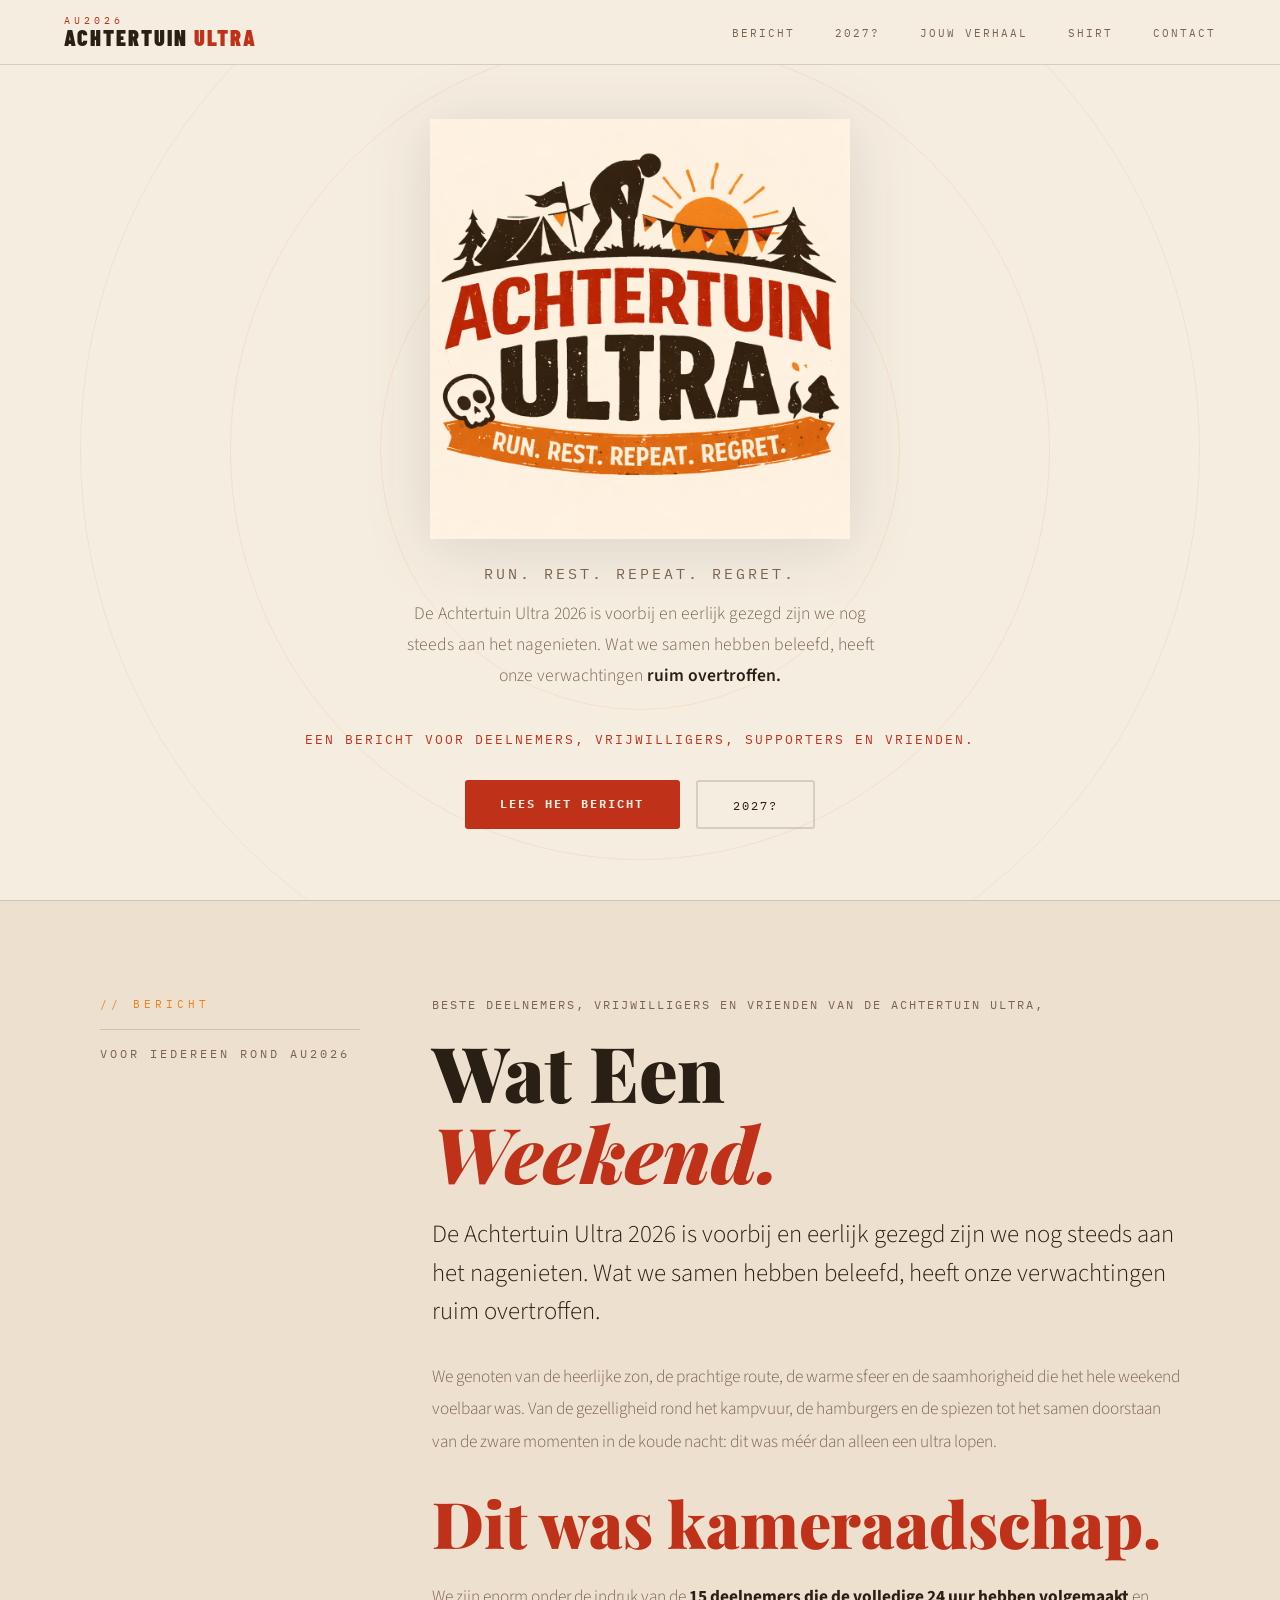
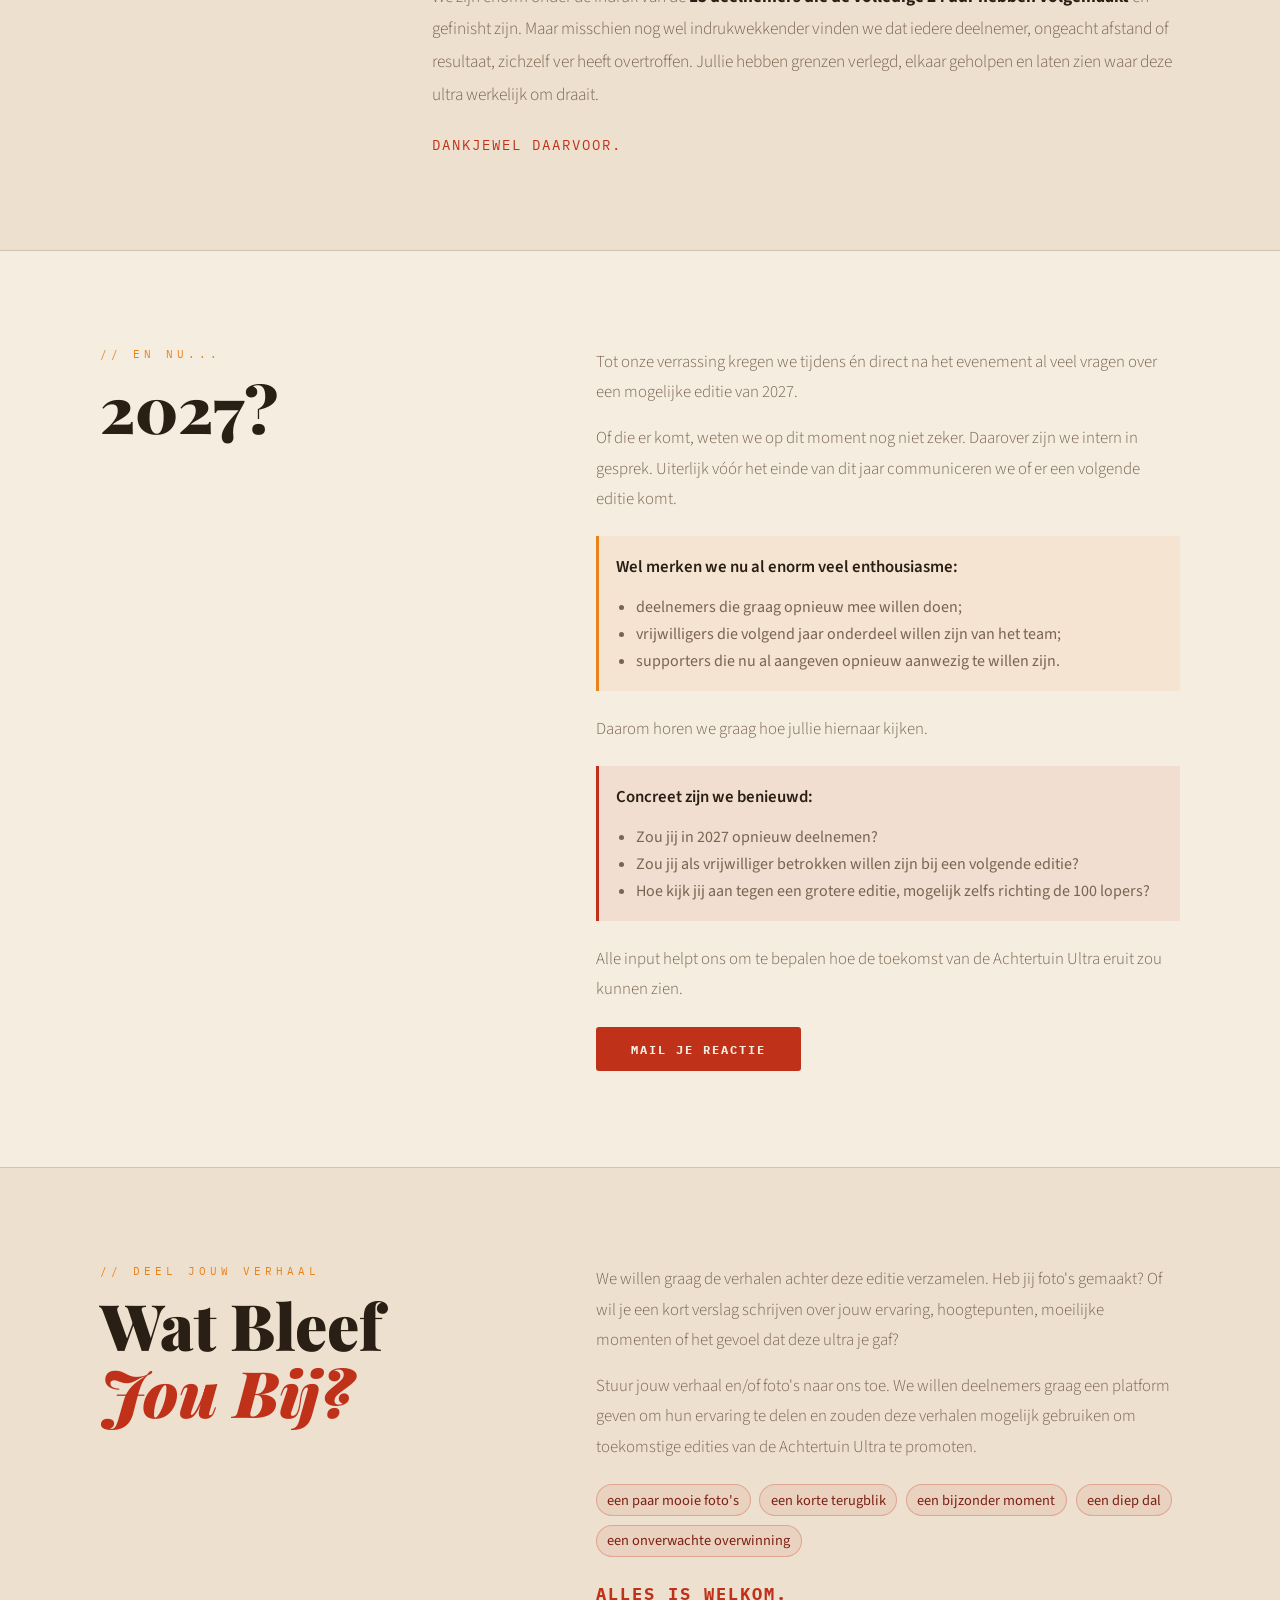
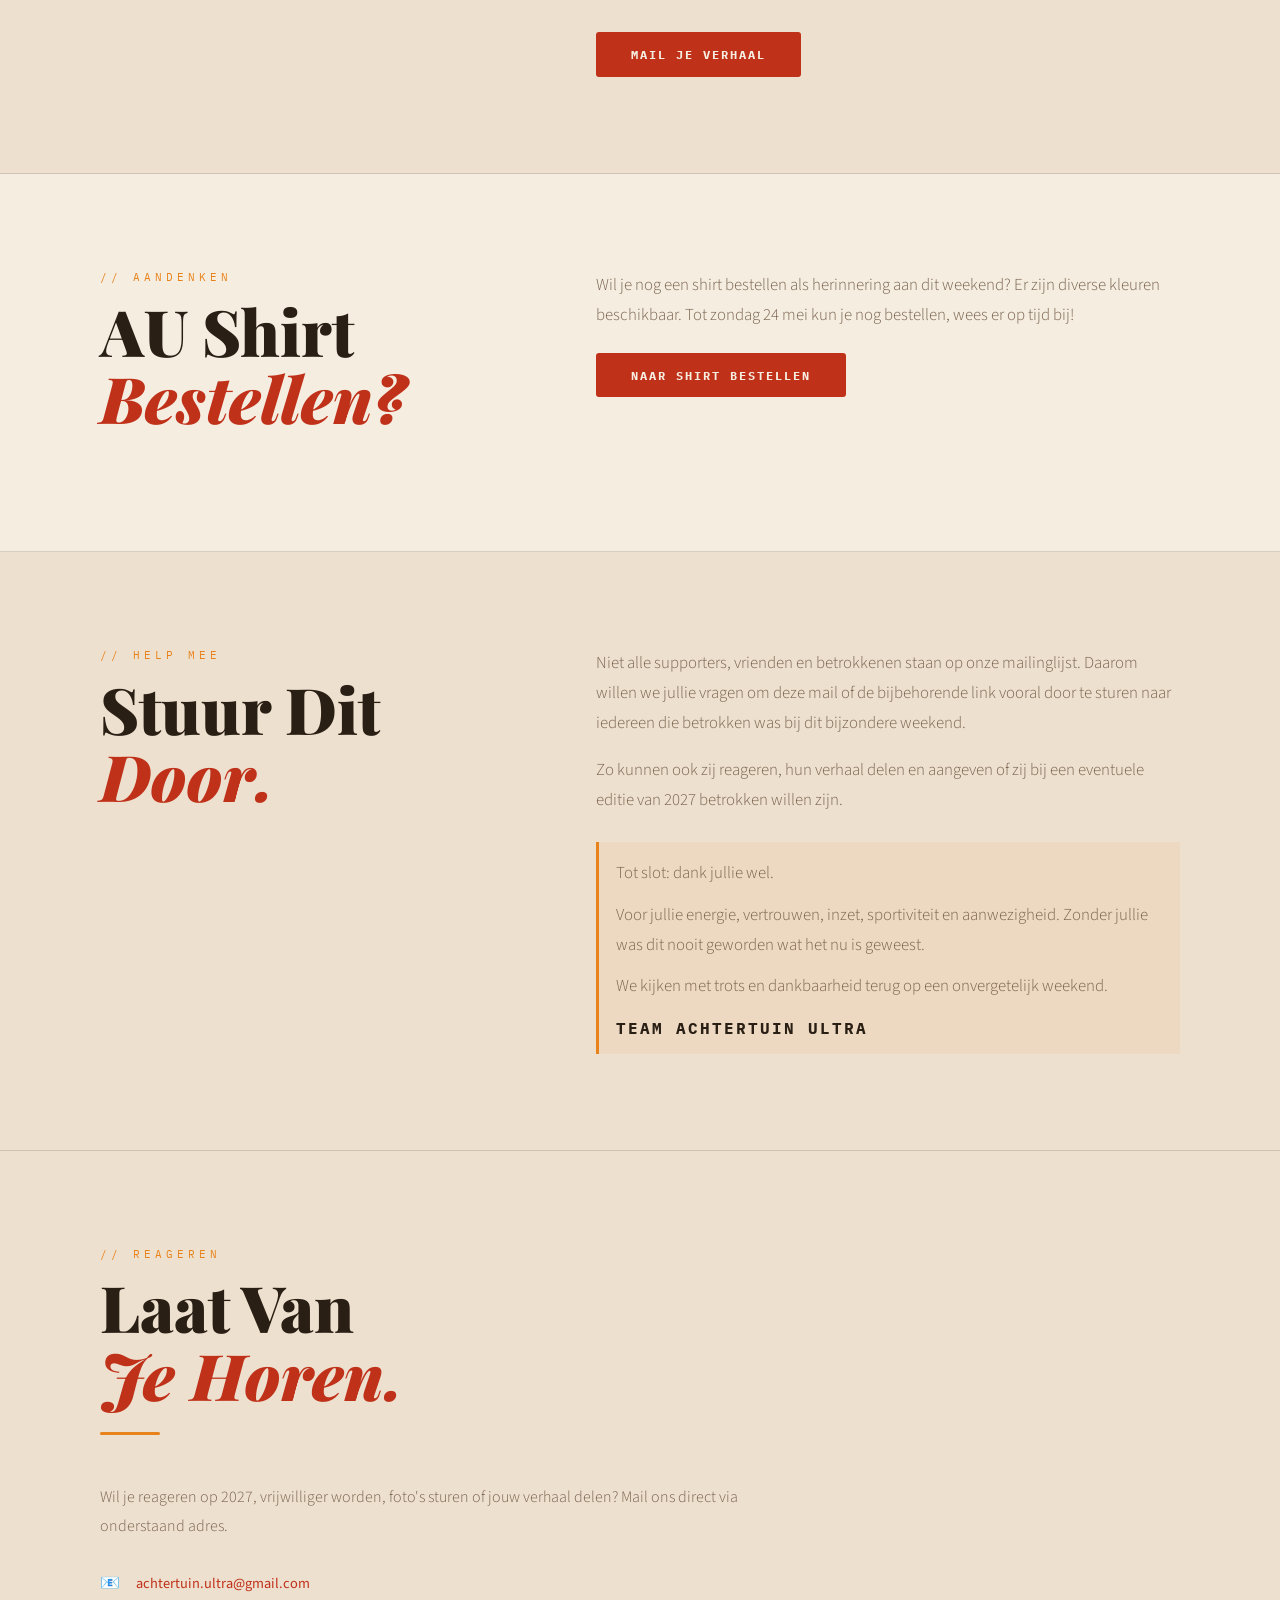
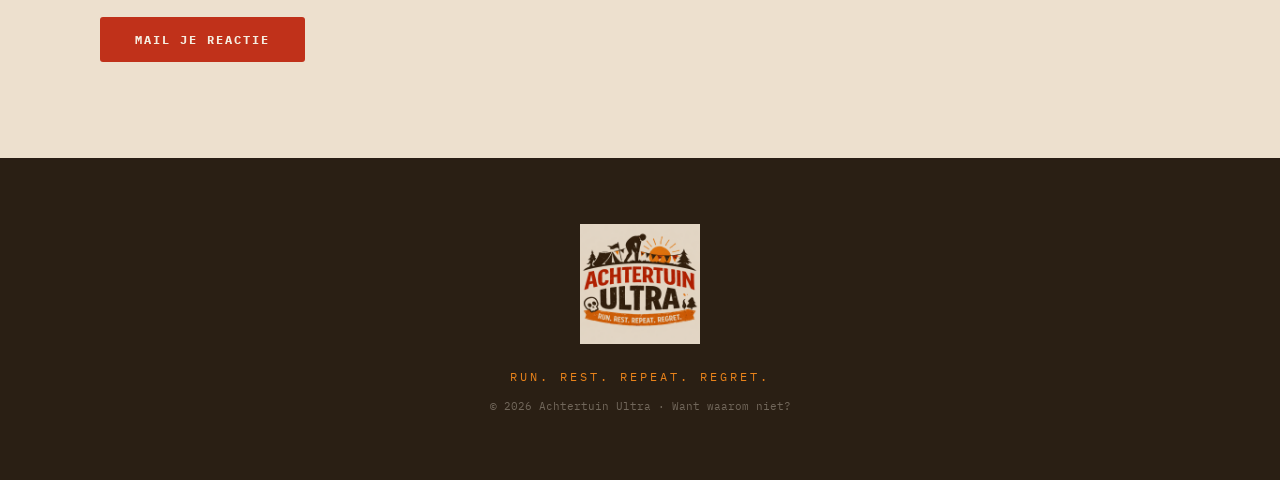
<file: index.html>
<!DOCTYPE html>
<html lang="nl">
<head>
<meta name="google-site-verification" content="gA7ZP-A2blPzOXZYyYknq6hefkAg7ALAj5wuSUKXIvk" />
<meta charset="UTF-8">
<meta name="viewport" content="width=device-width, initial-scale=1.0">
<title>Achtertuin Ultra 2026 | Wat een weekend in Winterswijk</title>
<meta name="description" content="Achtertuin Ultra 2026 vond plaats op 9-10 mei in Winterswijk. Een 24-uurs loopevent vol rondjes, kampvuur, vermoeidheid en verhalen.">
<meta name="robots" content="index,follow,max-image-preview:large">
<link rel="canonical" href="https://achtertuin-ultra.nl/">
<meta property="og:locale" content="nl_NL">
<meta property="og:type" content="website">
<meta property="og:title" content="Achtertuin Ultra 2026 | Wat een weekend in Winterswijk">
<meta property="og:description" content="Achtertuin Ultra 2026 zit erop. 24 uur rondjes, rust, twijfel, gelach en een basiskamp dat bleef leven.">
<meta property="og:url" content="https://achtertuin-ultra.nl/">
<meta property="og:site_name" content="Achtertuin Ultra">
<meta property="og:image" content="https://achtertuin-ultra.nl/image.png">
<meta name="twitter:card" content="summary_large_image">
<meta name="twitter:title" content="Achtertuin Ultra 2026 | Wat een weekend in Winterswijk">
<meta name="twitter:description" content="Achtertuin Ultra 2026 zit erop. 24 uur rondjes, rust, twijfel, gelach en een basiskamp dat bleef leven.">
<meta name="twitter:image" content="https://achtertuin-ultra.nl/image.png">
<link rel="stylesheet" href="styles.css">
<link rel="apple-touch-icon" sizes="180x180" href="apple-touch-icon.png">
<link rel="icon" type="image/png" sizes="32x32" href="favicon-32.png">
<link rel="icon" type="image/png" sizes="16x16" href="favicon-16.png">
<link rel="icon" type="image/png" href="favicon.png">
<script type="application/ld+json">
{
  "@context": "https://schema.org",
  "@type": "SportsEvent",
  "name": "Achtertuin Ultra 2026",
  "description": "Een 24-uurs loopevent in Winterswijk waarbij elk heel uur precies één nieuwe ronde startte.",
  "startDate": "2026-05-09T10:00:00+02:00",
  "endDate": "2026-05-10T10:00:00+02:00",
  "eventStatus": "https://schema.org/EventCompleted",
  "eventAttendanceMode": "https://schema.org/OfflineEventAttendanceMode",
  "url": "https://achtertuin-ultra.nl/",
  "image": "https://achtertuin-ultra.nl/image.png",
  "location": {
    "@type": "Place",
    "name": "Winterswijk, nabij recreatieplas Het Hilgeloo",
    "address": {
      "@type": "PostalAddress",
      "addressLocality": "Winterswijk",
      "addressCountry": "NL"
    }
  },
  "organizer": {
    "@type": "Organization",
    "name": "Achtertuin Ultra",
    "url": "https://achtertuin-ultra.nl/"
  }
}
</script>
</head>
<body>

<nav>
  <div class="logo">
    <span class="logo-top">AU2026</span>
    <span class="logo-main">Achtertuin <span>Ultra</span></span>
  </div>
  <button class="hamburger" type="button" aria-label="Open menu" aria-expanded="false" aria-controls="nav-links">
    <span></span>
    <span></span>
    <span></span>
  </button>
  <ul class="nav-links" id="nav-links">
    <li><a href="#bericht">Bericht</a></li>
    <li><a href="#toekomst">2027?</a></li>
    <li><a href="#verhaal">Jouw verhaal</a></li>
    <li><a href="shirt-order.html">Shirt</a></li>
    <li><a href="#contact">Contact</a></li>
  </ul>
</nav>

<!-- HERO -->
<section id="hero">
  <div class="ring r1"></div>
  <div class="ring r2"></div>
  <div class="ring r3"></div>

  <h1 class="sr-only">Achtertuin Ultra 2026: terugblik op het 24-uurs loopevent in Winterswijk</h1>

  <img class="hero-logo-img" src="image.png" alt="Achtertuin Ultra logo">

  <p class="hero-tagline">Run. Rest. Repeat. Regret.</p>
  <p class="hero-sub">
    De Achtertuin Ultra 2026 is voorbij en eerlijk gezegd zijn we nog steeds aan het nagenieten.
    Wat we samen hebben beleefd, heeft onze verwachtingen <strong>ruim overtroffen.</strong>
  </p>

  <p class="hero-closing">Een bericht voor deelnemers, vrijwilligers, supporters en vrienden.</p>

  <div class="hero-ctas">
    <a href="#bericht" class="btn btn-primary">Lees het bericht</a>
    <a href="#toekomst" class="btn btn-outline">2027?</a>
  </div>
</section>

<!-- BERICHT -->
<section id="bericht" class="public-letter">
  <div class="container public-letter-shell">
    <aside class="public-letter-aside">
      <p class="section-tag">// Bericht</p>
      <span>Voor iedereen rond AU2026</span>
    </aside>

    <article class="public-letter-body">
      <p class="letter-greeting">Beste deelnemers, vrijwilligers en vrienden van de Achtertuin Ultra,</p>

      <h2>Wat Een<br><em>Weekend.</em></h2>

      <p class="letter-lead-public">
        De Achtertuin Ultra 2026 is voorbij en eerlijk gezegd zijn we nog steeds aan het nagenieten.
        Wat we samen hebben beleefd, heeft onze verwachtingen ruim overtroffen.
      </p>

      <p>
        We genoten van de heerlijke zon, de prachtige route, de warme sfeer en de saamhorigheid die het hele weekend voelbaar was.
        Van de gezelligheid rond het kampvuur, de hamburgers en de spiezen tot het samen doorstaan van de zware momenten in de koude nacht:
        dit was méér dan alleen een ultra lopen.
      </p>

      <p class="big-line">Dit was kameraadschap.</p>

      <p>
        We zijn enorm onder de indruk van de <strong>15 deelnemers die de volledige 24 uur hebben volgemaakt</strong> en gefinisht zijn.
        Maar misschien nog wel indrukwekkender vinden we dat iedere deelnemer, ongeacht afstand of resultaat, zichzelf ver heeft overtroffen.
        Jullie hebben grenzen verlegd, elkaar geholpen en laten zien waar deze ultra werkelijk om draait.
      </p>

      <p class="letter-thanks">Dankjewel daarvoor.</p>
    </article>
  </div>
</section>

<!-- 2027 -->
<section id="toekomst" class="future-note">
  <div class="container future-layout">
    <div>
      <p class="section-tag">// En nu...</p>
      <h2>2027?</h2>
    </div>

    <div class="future-copy">
      <p>
        Tot onze verrassing kregen we tijdens én direct na het evenement al veel vragen over een mogelijke editie van 2027.
      </p>

      <p>
        Of die er komt, weten we op dit moment nog niet zeker. Daarover zijn we intern in gesprek.
        Uiterlijk vóór het einde van dit jaar communiceren we of er een volgende editie komt.
      </p>

      <div class="interest-list">
        <p>Wel merken we nu al enorm veel enthousiasme:</p>
        <ul>
          <li>deelnemers die graag opnieuw mee willen doen;</li>
          <li>vrijwilligers die volgend jaar onderdeel willen zijn van het team;</li>
          <li>supporters die nu al aangeven opnieuw aanwezig te willen zijn.</li>
        </ul>
      </div>

      <p>
        Daarom horen we graag hoe jullie hiernaar kijken.
      </p>

      <div class="question-list">
        <p>Concreet zijn we benieuwd:</p>
        <ul>
          <li>Zou jij in 2027 opnieuw deelnemen?</li>
          <li>Zou jij als vrijwilliger betrokken willen zijn bij een volgende editie?</li>
          <li>Hoe kijk jij aan tegen een grotere editie, mogelijk zelfs richting de 100 lopers?</li>
        </ul>
      </div>

      <p>
        Alle input helpt ons om te bepalen hoe de toekomst van de Achtertuin Ultra eruit zou kunnen zien.
      </p>

      <div class="inline-actions">
        <a class="btn btn-primary" href="mailto:achtertuin.ultra@gmail.com?subject=Reactie%20Achtertuin%20Ultra%202027">Mail je reactie</a>
      </div>
    </div>
  </div>
</section>

<!-- VERHALEN -->
<section id="verhaal" class="story-call">
  <div class="container story-layout">
    <div class="story-heading">
      <p class="section-tag">// Deel jouw verhaal</p>
      <h2>Wat Bleef<br><em>Jou Bij?</em></h2>
    </div>

    <div class="story-copy">
      <p>
        We willen graag de verhalen achter deze editie verzamelen.
        Heb jij foto's gemaakt? Of wil je een kort verslag schrijven over jouw ervaring, hoogtepunten, moeilijke momenten of het gevoel dat deze ultra je gaf?
      </p>

      <p>
        Stuur jouw verhaal en/of foto's naar ons toe. We willen deelnemers graag een platform geven om hun ervaring te delen
        en zouden deze verhalen mogelijk gebruiken om toekomstige edities van de Achtertuin Ultra te promoten.
      </p>

      <div class="story-prompts">
        <span>een paar mooie foto's</span>
        <span>een korte terugblik</span>
        <span>een bijzonder moment</span>
        <span>een diep dal</span>
        <span>een onverwachte overwinning</span>
      </div>

      <p class="all-welcome">Alles is welkom.</p>

      <div class="inline-actions">
        <a class="btn btn-primary" href="mailto:achtertuin.ultra@gmail.com?subject=Mijn%20verhaal%20Achtertuin%20Ultra%202026">Mail je verhaal</a>
      </div>
    </div>
  </div>
</section>

<!-- SHIRT -->
<section id="shirt" class="shirt-home-call">
  <div class="container shirt-home-layout">
    <div>
      <p class="section-tag">// Aandenken</p>
      <h2>AU Shirt<br><em>Bestellen?</em></h2>
    </div>
    <div class="shirt-home-copy">
      <p>
        Wil je nog een shirt bestellen als herinnering aan dit weekend?
        Er zijn diverse kleuren beschikbaar. Tot zondag 24 mei kun je nog bestellen, wees er op tijd bij!
      </p>
      <div class="inline-actions">
        <a class="btn btn-primary" href="shirt-order.html">Naar shirt bestellen</a>
      </div>
    </div>
  </div>
</section>

<!-- DELEN -->
<section id="delen" class="spread-note">
  <div class="container spread-layout">
    <div>
      <p class="section-tag">// Help mee</p>
      <h2>Stuur Dit<br><em>Door.</em></h2>
    </div>
    <div class="spread-copy">
      <p>
        Niet alle supporters, vrienden en betrokkenen staan op onze mailinglijst.
        Daarom willen we jullie vragen om deze mail of de bijbehorende link vooral door te sturen naar iedereen die betrokken was bij dit bijzondere weekend.
      </p>
      <p>
        Zo kunnen ook zij reageren, hun verhaal delen en aangeven of zij bij een eventuele editie van 2027 betrokken willen zijn.
      </p>
      <div class="final-thanks">
        <p>Tot slot: dank jullie wel.</p>
        <p>Voor jullie energie, vertrouwen, inzet, sportiviteit en aanwezigheid. Zonder jullie was dit nooit geworden wat het nu is geweest.</p>
        <p>We kijken met trots en dankbaarheid terug op een onvergetelijk weekend.</p>
        <strong>Team Achtertuin Ultra</strong>
      </div>
    </div>
  </div>
</section>

<!-- CONTACT -->
<section id="contact">
  <div class="container">
    <p class="section-tag">// Reageren</p>
    <h2>Laat Van<br><em>Je Horen.</em></h2>
    <div class="divider"></div>
    <div class="contact-grid contact-grid-simple">
      <div class="contact-info">
        <p>
          Wil je reageren op 2027, vrijwilliger worden, foto's sturen of jouw verhaal delen?
          Mail ons direct via onderstaand adres.
        </p>
        <div class="contact-detail">
          <span class="icon"> 📧</span>
          <span><a href="mailto:achtertuin.ultra@gmail.com">achtertuin.ultra@gmail.com</a></span>
        </div>
        <div class="contact-actions">
          <a class="btn btn-primary" href="mailto:achtertuin.ultra@gmail.com?subject=Reactie%20Achtertuin%20Ultra%202026">Mail je reactie</a>
        </div>
      </div>
    </div>
  </div>
</section>

<!-- FOOTER -->
<footer>
  <img class="footer-img" src="image.png" alt="Achtertuin Ultra">
  <div class="footer-tagline">Run. Rest. Repeat. Regret.</div>
  <p class="footer-meta">© 2026 Achtertuin Ultra · Want waarom niet?</p>
</footer>

<script src="script.js"></script>
<!-- Cloudflare Web Analytics -->
 <script defer src='https://static.cloudflareinsights.com/beacon.min.js' data-cf-beacon='{"token": "9b47ff4badd14c1cb51dc44dc2e2e768"}'></script>
 <!-- End Cloudflare Web Analytics -->
</body>
</html>
</file>
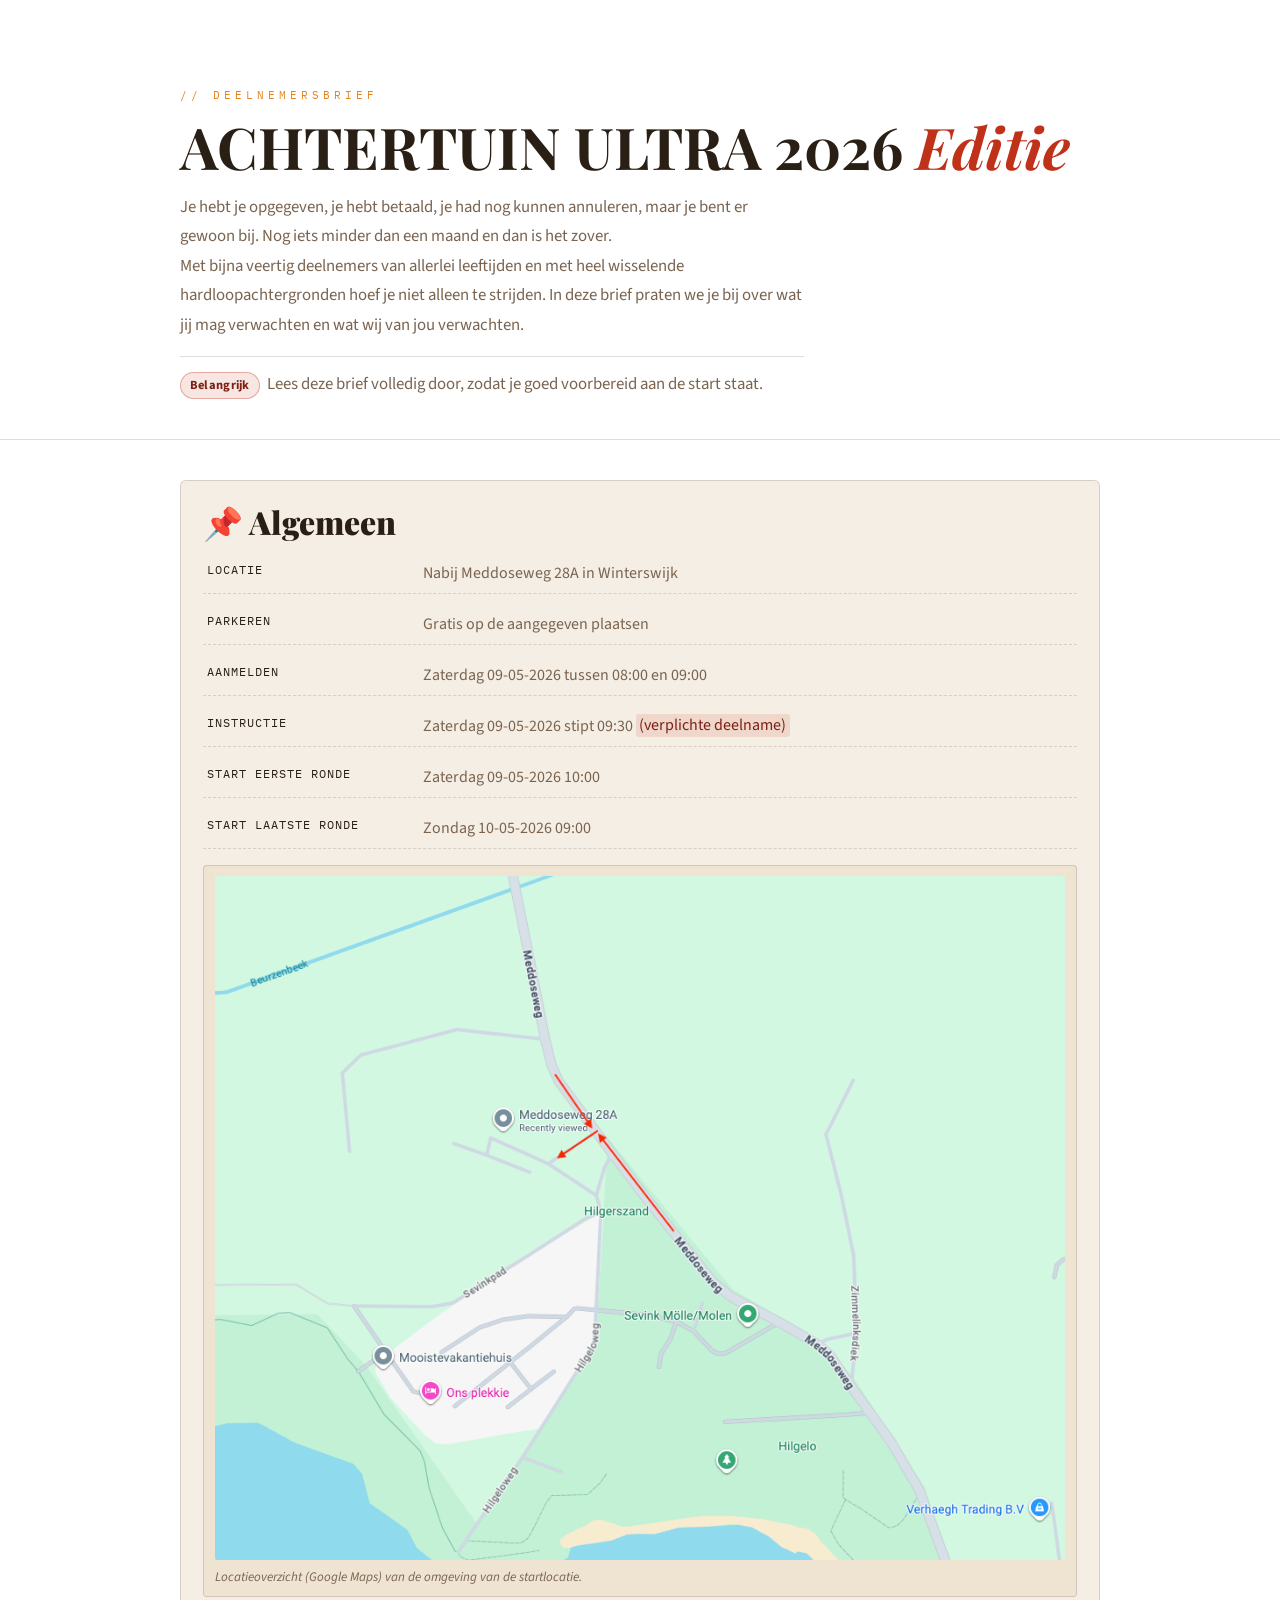
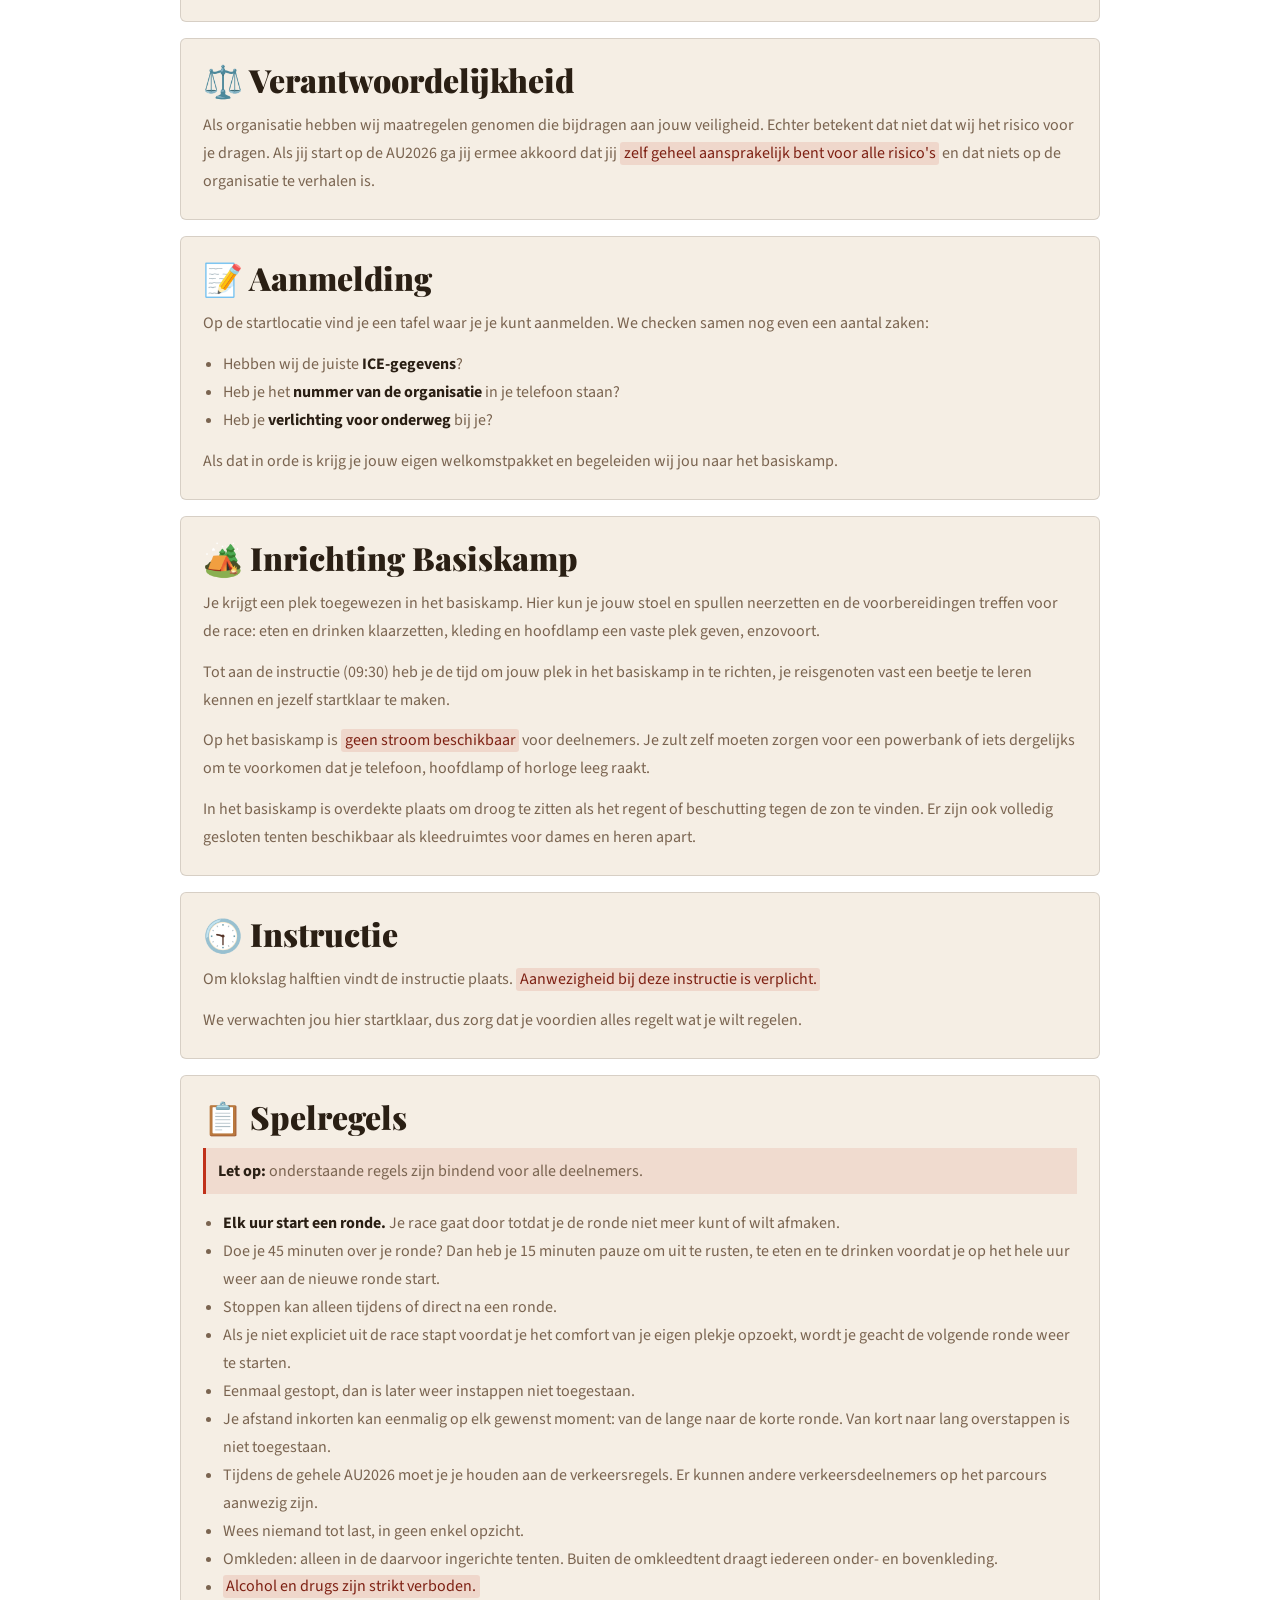
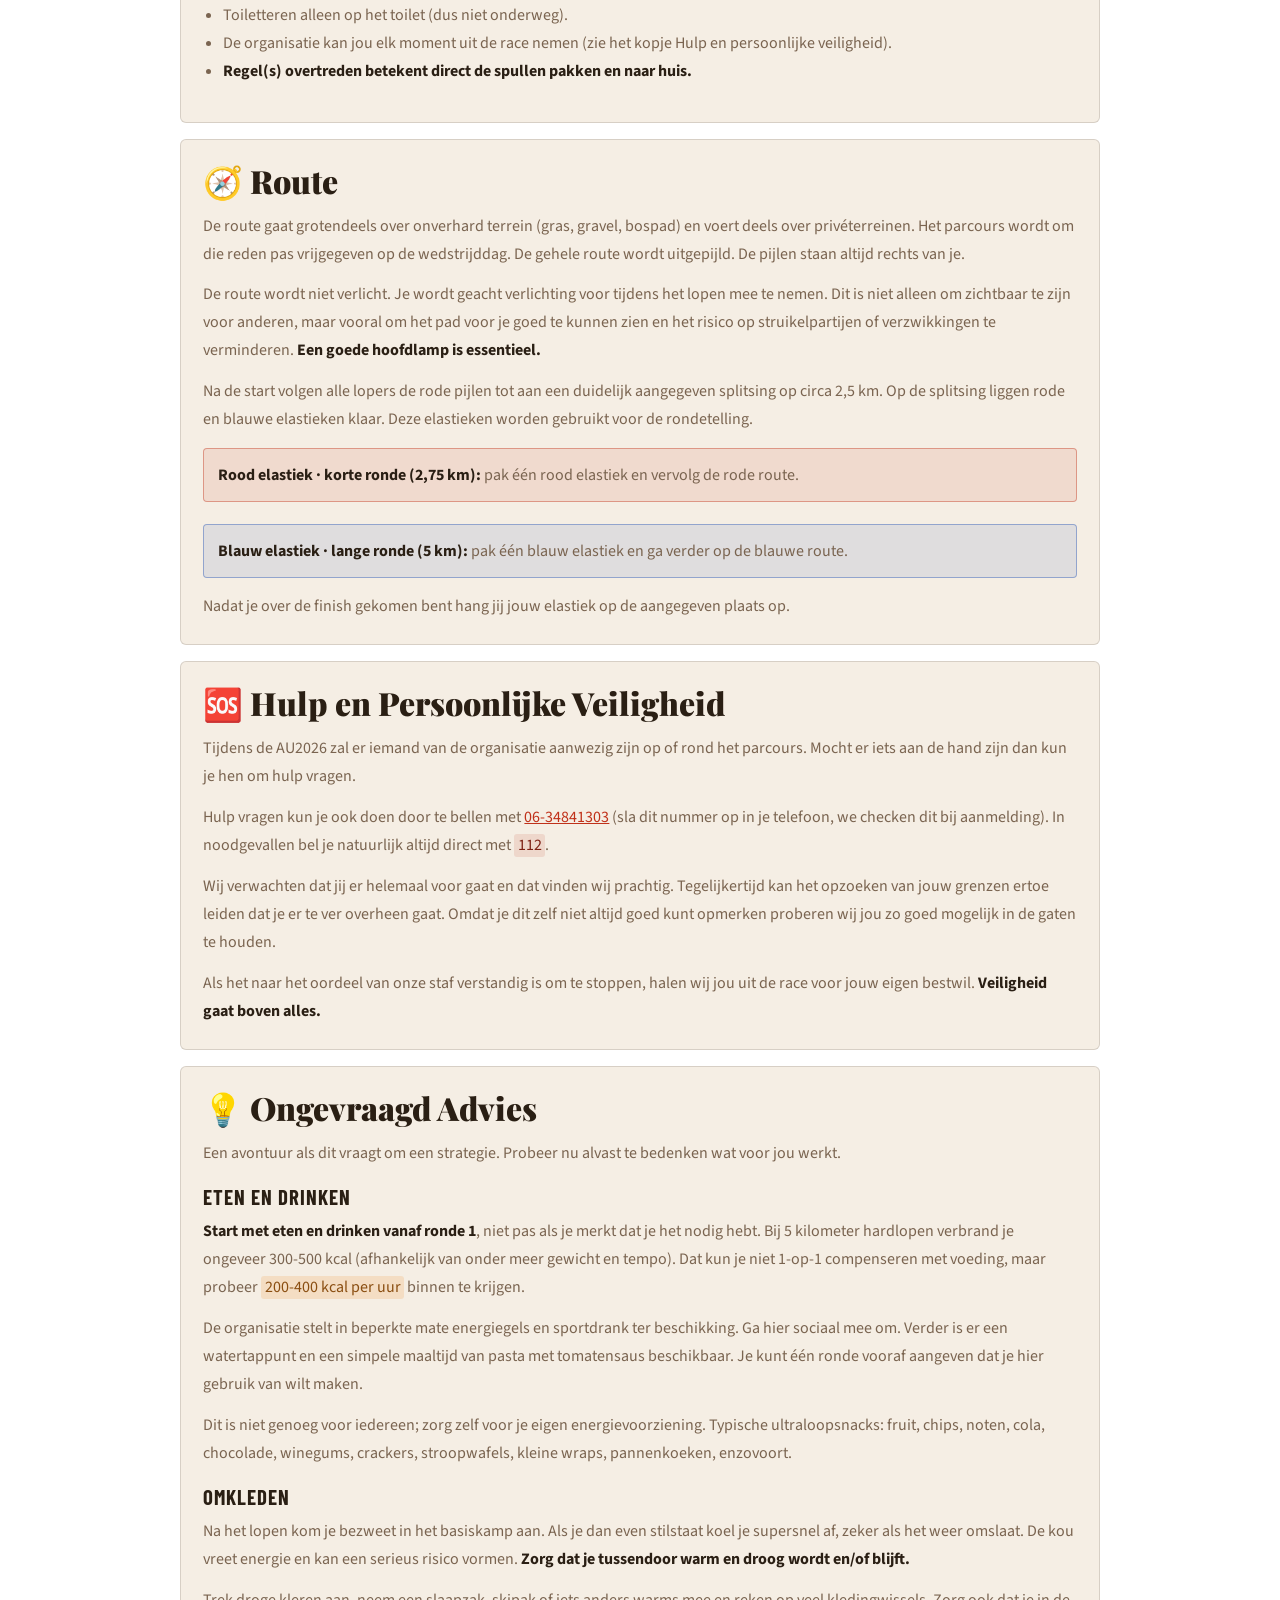
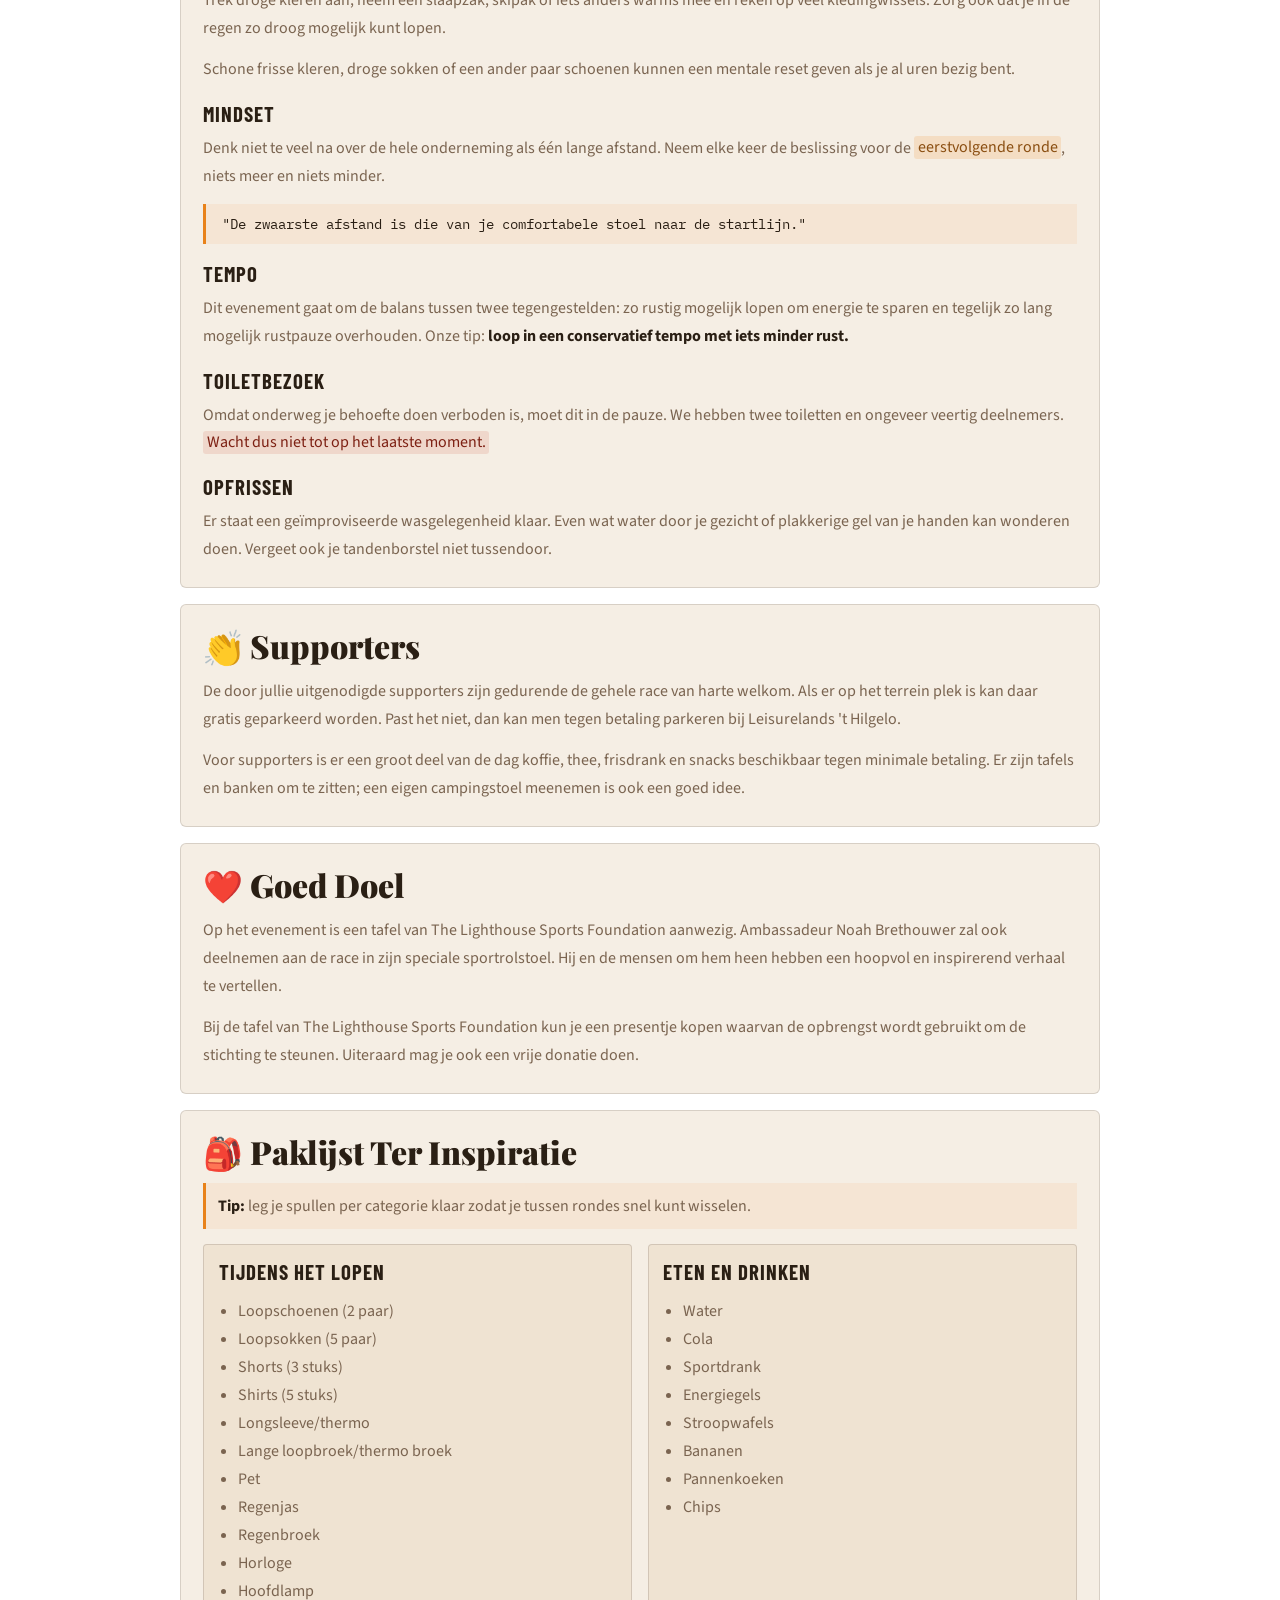
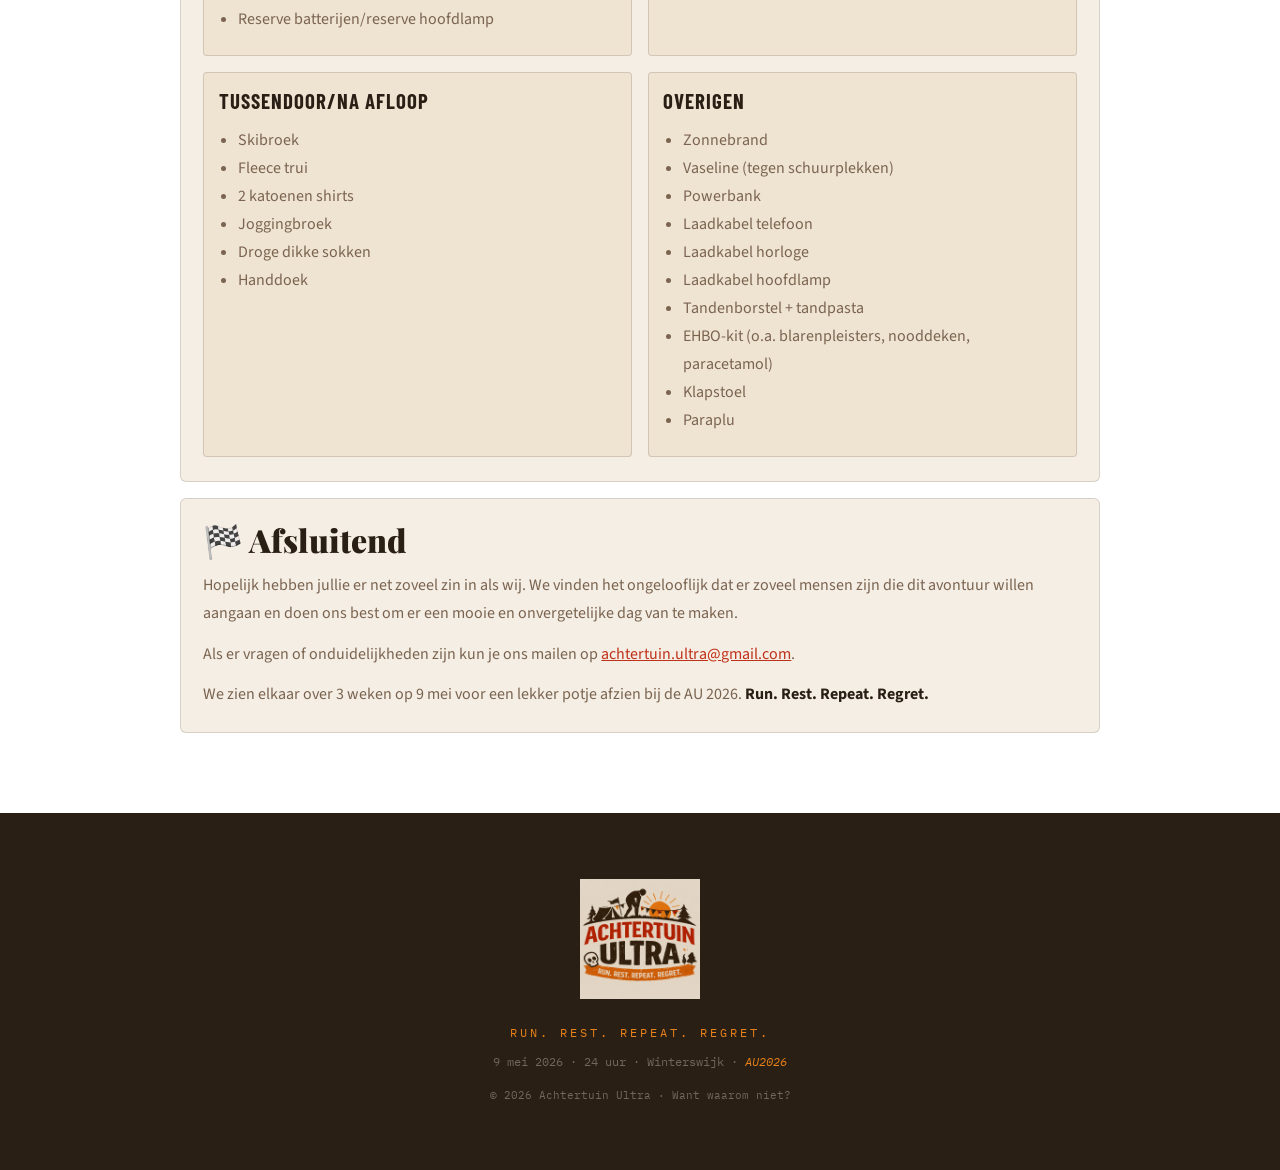
<file: letter.html>
<!DOCTYPE html>
<html lang="nl">
<head>
  <meta charset="UTF-8">
  <meta name="viewport" content="width=device-width, initial-scale=1.0">
  <title>AU2026 Deelnemersbrief | Achtertuin Ultra</title>
  <meta name="description" content="Praktische deelnemersinformatie voor Achtertuin Ultra 2026.">
  <link rel="stylesheet" href="styles.css">
</head>
<body class="letter-page">
  <main>
    <section class="letter-hero">
      <div class="container letter-shell">
        <p class="section-tag">// Deelnemersbrief</p>
        <h1>ACHTERTUIN ULTRA 2026 <em>Editie</em></h1>
        <p class="letter-lead">
          Je hebt je opgegeven, je hebt betaald, je had nog kunnen annuleren, maar je bent er gewoon bij.
          Nog iets minder dan een maand en dan is het zover.
        </p>
        <p class="letter-lead">
          Met bijna veertig deelnemers van allerlei leeftijden en met heel wisselende hardloopachtergronden hoef je niet alleen te strijden.
          In deze brief praten we je bij over wat jij mag verwachten en wat wij van jou verwachten.
        </p>
        <p class="letter-lead letter-lead-note">
          <span class="inline-tag">Belangrijk</span> Lees deze brief volledig door, zodat je goed voorbereid aan de start staat.
        </p>
      </div>
    </section>

    <section class="letter-content">
      <div class="container letter-shell">
        <section class="letter-section" aria-labelledby="algemeen">
          <h2 id="algemeen">📌 Algemeen</h2>
          <dl class="letter-facts">
            <div>
              <dt>Locatie</dt>
              <dd>Nabij Meddoseweg 28A in Winterswijk</dd>
            </div>
            <div>
              <dt>Parkeren</dt>
              <dd>Gratis op de aangegeven plaatsen</dd>
            </div>
            <div>
              <dt>Aanmelden</dt>
              <dd>Zaterdag 09-05-2026 tussen 08:00 en 09:00</dd>
            </div>
            <div>
              <dt>Instructie</dt>
              <dd>Zaterdag 09-05-2026 stipt 09:30 <span class="hl-red">(verplichte deelname)</span></dd>
            </div>
            <div>
              <dt>Start eerste ronde</dt>
              <dd>Zaterdag 09-05-2026 10:00</dd>
            </div>
            <div>
              <dt>Start laatste ronde</dt>
              <dd>Zondag 10-05-2026 09:00</dd>
            </div>
          </dl>
          <figure class="letter-location">
            <img src="locatie.png" alt="Google Maps locatie aanduiding van de startlocatie nabij Meddoseweg 28A in Winterswijk.">
            <figcaption>Locatieoverzicht (Google Maps) van de omgeving van de startlocatie.</figcaption>
          </figure>
        </section>

        <section class="letter-section" aria-labelledby="verantwoordelijkheid">
          <h2 id="verantwoordelijkheid">⚖️ Verantwoordelijkheid</h2>
          <p>
            Als organisatie hebben wij maatregelen genomen die bijdragen aan jouw veiligheid. Echter betekent dat niet dat wij het risico voor je dragen.
            Als jij start op de AU2026 ga jij ermee akkoord dat jij <span class="hl-red">zelf geheel aansprakelijk bent voor alle risico's</span>
            en dat niets op de organisatie te verhalen is.
          </p>
        </section>

        <section class="letter-section" aria-labelledby="aanmelding">
          <h2 id="aanmelding">📝 Aanmelding</h2>
          <p>Op de startlocatie vind je een tafel waar je je kunt aanmelden. We checken samen nog even een aantal zaken:</p>
          <ul>
            <li>Hebben wij de juiste <strong>ICE-gegevens</strong>?</li>
            <li>Heb je het <strong>nummer van de organisatie</strong> in je telefoon staan?</li>
            <li>Heb je <strong>verlichting voor onderweg</strong> bij je?</li>
          </ul>
          <p>Als dat in orde is krijg je jouw eigen welkomstpakket en begeleiden wij jou naar het basiskamp.</p>
        </section>

        <section class="letter-section" aria-labelledby="basiskamp">
          <h2 id="basiskamp">🏕️ Inrichting Basiskamp</h2>
          <p>
            Je krijgt een plek toegewezen in het basiskamp. Hier kun je jouw stoel en spullen neerzetten en de voorbereidingen treffen voor de race:
            eten en drinken klaarzetten, kleding en hoofdlamp een vaste plek geven, enzovoort.
          </p>
          <p>
            Tot aan de instructie (09:30) heb je de tijd om jouw plek in het basiskamp in te richten, je reisgenoten vast een beetje te leren kennen
            en jezelf startklaar te maken.
          </p>
          <p>
            Op het basiskamp is <span class="hl-red">geen stroom beschikbaar</span> voor deelnemers. Je zult zelf moeten zorgen voor een powerbank of iets dergelijks om te voorkomen
            dat je telefoon, hoofdlamp of horloge leeg raakt.
          </p>
          <p>
            In het basiskamp is overdekte plaats om droog te zitten als het regent of beschutting tegen de zon te vinden.
            Er zijn ook volledig gesloten tenten beschikbaar als kleedruimtes voor dames en heren apart.
          </p>
        </section>

        <section class="letter-section" aria-labelledby="instructie">
          <h2 id="instructie">🕤 Instructie</h2>
          <p>
            Om klokslag halftien vindt de instructie plaats. <span class="hl-red">Aanwezigheid bij deze instructie is verplicht.</span>
        </p>
        <p>We verwachten jou hier startklaar, dus zorg dat je voordien alles regelt wat je wilt regelen.</p>
        </section>

        <section class="letter-section" aria-labelledby="spelregels">
          <h2 id="spelregels">📋 Spelregels</h2>
          <p class="callout callout-alert"><strong>Let op:</strong> onderstaande regels zijn bindend voor alle deelnemers.</p>
          <ul>
            <li><strong>Elk uur start een ronde.</strong> Je race gaat door totdat je de ronde niet meer kunt of wilt afmaken.</li>
            <li>Doe je 45 minuten over je ronde? Dan heb je 15 minuten pauze om uit te rusten, te eten en te drinken voordat je op het hele uur weer aan de nieuwe ronde start.</li>
            <li>Stoppen kan alleen tijdens of direct na een ronde.</li>
            <li>Als je niet expliciet uit de race stapt voordat je het comfort van je eigen plekje opzoekt, wordt je geacht de volgende ronde weer te starten.</li>
            <li>Eenmaal gestopt, dan is later weer instappen niet toegestaan.</li>
            <li>Je afstand inkorten kan eenmalig op elk gewenst moment: van de lange naar de korte ronde. Van kort naar lang overstappen is niet toegestaan.</li>
            <li>Tijdens de gehele AU2026 moet je je houden aan de verkeersregels. Er kunnen andere verkeersdeelnemers op het parcours aanwezig zijn.</li>
            <li>Wees niemand tot last, in geen enkel opzicht.</li>
            <li>Omkleden: alleen in de daarvoor ingerichte tenten. Buiten de omkleedtent draagt iedereen onder- en bovenkleding.</li>
            <li><span class="hl-red">Alcohol en drugs zijn strikt verboden.</span></li>
            <li>Toiletteren alleen op het toilet (dus niet onderweg).</li>
            <li>De organisatie kan jou elk moment uit de race nemen (zie het kopje Hulp en persoonlijke veiligheid).</li>
            <li><strong>Regel(s) overtreden betekent direct de spullen pakken en naar huis.</strong></li>
          </ul>
        </section>

        <section class="letter-section" aria-labelledby="route">
          <h2 id="route">🧭 Route</h2>
          <p>
            De route gaat grotendeels over onverhard terrein (gras, gravel, bospad) en voert deels over privéterreinen.
            Het parcours wordt om die reden pas vrijgegeven op de wedstrijddag. De gehele route wordt uitgepijld.
            De pijlen staan altijd rechts van je.
          </p>
          <p>
            De route wordt niet verlicht. Je wordt geacht verlichting voor tijdens het lopen mee te nemen.
            Dit is niet alleen om zichtbaar te zijn voor anderen, maar vooral om het pad voor je goed te kunnen zien
            en het risico op struikelpartijen of verzwikkingen te verminderen. <strong>Een goede hoofdlamp is essentieel.</strong>
          </p>
          <p>
            Na de start volgen alle lopers de rode pijlen tot aan een duidelijk aangegeven splitsing op circa 2,5 km.
            Op de splitsing liggen rode en blauwe elastieken klaar. Deze elastieken worden gebruikt voor de rondetelling.
          </p>
          <div class="route-bands">
            <p class="route-band route-band-red"><strong>Rood elastiek · korte ronde (2,75 km):</strong> pak één rood elastiek en vervolg de rode route.</p>
            <p class="route-band route-band-blue"><strong>Blauw elastiek · lange ronde (5 km):</strong> pak één blauw elastiek en ga verder op de blauwe route.</p>
          </div>
          <p>Nadat je over de finish gekomen bent hang jij jouw elastiek op de aangegeven plaats op.</p>
        </section>

        <section class="letter-section" aria-labelledby="veiligheid">
          <h2 id="veiligheid">🆘 Hulp en Persoonlijke Veiligheid</h2>
          <p>
            Tijdens de AU2026 zal er iemand van de organisatie aanwezig zijn op of rond het parcours.
            Mocht er iets aan de hand zijn dan kun je hen om hulp vragen.
          </p>
          <p>
            Hulp vragen kun je ook doen door te bellen met <a href="tel:+31634841303">06-34841303</a>
            (sla dit nummer op in je telefoon, we checken dit bij aanmelding). In noodgevallen bel je natuurlijk altijd direct met <span class="hl-red">112</span>.
          </p>
          <p>
            Wij verwachten dat jij er helemaal voor gaat en dat vinden wij prachtig. Tegelijkertijd kan het opzoeken van jouw grenzen ertoe leiden
            dat je er te ver overheen gaat. Omdat je dit zelf niet altijd goed kunt opmerken proberen wij jou zo goed mogelijk in de gaten te houden.
          </p>
          <p>
            Als het naar het oordeel van onze staf verstandig is om te stoppen, halen wij jou uit de race voor jouw eigen bestwil.
            <strong>Veiligheid gaat boven alles.</strong>
          </p>
        </section>

        <section class="letter-section" aria-labelledby="advies">
          <h2 id="advies">💡 Ongevraagd Advies</h2>
          <p>Een avontuur als dit vraagt om een strategie. Probeer nu alvast te bedenken wat voor jou werkt.</p>

          <h3>Eten en drinken</h3>
          <p>
            <strong>Start met eten en drinken vanaf ronde 1</strong>, niet pas als je merkt dat je het nodig hebt.
            Bij 5 kilometer hardlopen verbrand je ongeveer 300-500 kcal (afhankelijk van onder meer gewicht en tempo).
            Dat kun je niet 1-op-1 compenseren met voeding, maar probeer <span class="hl-orange">200-400 kcal per uur</span> binnen te krijgen.
          </p>
          <p>
            De organisatie stelt in beperkte mate energiegels en sportdrank ter beschikking. Ga hier sociaal mee om.
            Verder is er een watertappunt en een simpele maaltijd van pasta met tomatensaus beschikbaar.
            Je kunt één ronde vooraf aangeven dat je hier gebruik van wilt maken.
          </p>
          <p>
            Dit is niet genoeg voor iedereen; zorg zelf voor je eigen energievoorziening.
            Typische ultraloopsnacks: fruit, chips, noten, cola, chocolade, winegums, crackers, stroopwafels,
            kleine wraps, pannenkoeken, enzovoort.
          </p>

          <h3>Omkleden</h3>
          <p>
            Na het lopen kom je bezweet in het basiskamp aan. Als je dan even stilstaat koel je supersnel af,
            zeker als het weer omslaat. De kou vreet energie en kan een serieus risico vormen.
            <strong>Zorg dat je tussendoor warm en droog wordt en/of blijft.</strong>
          </p>
          <p>
            Trek droge kleren aan, neem een slaapzak, skipak of iets anders warms mee en reken op veel kledingwissels.
            Zorg ook dat je in de regen zo droog mogelijk kunt lopen.
          </p>
          <p>
            Schone frisse kleren, droge sokken of een ander paar schoenen kunnen een mentale reset geven
            als je al uren bezig bent.
          </p>

          <h3>Mindset</h3>
          <p>
            Denk niet te veel na over de hele onderneming als één lange afstand.
            Neem elke keer de beslissing voor de <span class="hl-orange">eerstvolgende ronde</span>, niets meer en niets minder.
          </p>
          <blockquote class="letter-quote">
            <p>"De zwaarste afstand is die van je comfortabele stoel naar de startlijn."</p>
          </blockquote>

          <h3>Tempo</h3>
          <p>
            Dit evenement gaat om de balans tussen twee tegengestelden:
            zo rustig mogelijk lopen om energie te sparen en tegelijk zo lang mogelijk rustpauze overhouden.
            Onze tip: <strong>loop in een conservatief tempo met iets minder rust.</strong>
          </p>

          <h3>Toiletbezoek</h3>
          <p>
            Omdat onderweg je behoefte doen verboden is, moet dit in de pauze.
            We hebben twee toiletten en ongeveer veertig deelnemers. <span class="hl-red">Wacht dus niet tot op het laatste moment.</span>
          </p>

          <h3>Opfrissen</h3>
          <p>
            Er staat een geïmproviseerde wasgelegenheid klaar.
            Even wat water door je gezicht of plakkerige gel van je handen kan wonderen doen.
            Vergeet ook je tandenborstel niet tussendoor.
          </p>
        </section>

        <section class="letter-section" aria-labelledby="supporters">
          <h2 id="supporters">👏 Supporters</h2>
          <p>
            De door jullie uitgenodigde supporters zijn gedurende de gehele race van harte welkom.
            Als er op het terrein plek is kan daar gratis geparkeerd worden.
            Past het niet, dan kan men tegen betaling parkeren bij Leisurelands 't Hilgelo.
          </p>
          <p>
            Voor supporters is er een groot deel van de dag koffie, thee, frisdrank en snacks beschikbaar tegen minimale betaling.
            Er zijn tafels en banken om te zitten; een eigen campingstoel meenemen is ook een goed idee.
          </p>
        </section>

        <section class="letter-section" aria-labelledby="goed-doel">
          <h2 id="goed-doel">❤️ Goed Doel</h2>
          <p>
            Op het evenement is een tafel van The Lighthouse Sports Foundation aanwezig.
            Ambassadeur Noah Brethouwer zal ook deelnemen aan de race in zijn speciale sportrolstoel.
            Hij en de mensen om hem heen hebben een hoopvol en inspirerend verhaal te vertellen.
          </p>
          <p>
            Bij de tafel van The Lighthouse Sports Foundation kun je een presentje kopen waarvan de opbrengst wordt gebruikt
            om de stichting te steunen. Uiteraard mag je ook een vrije donatie doen.
          </p>
        </section>

        <section class="letter-section" aria-labelledby="paklijst">
          <h2 id="paklijst">🎒 Paklijst Ter Inspiratie</h2>
          <p class="callout callout-tip"><strong>Tip:</strong> leg je spullen per categorie klaar zodat je tussen rondes snel kunt wisselen.</p>
          <div class="letter-packlist">
            <section>
              <h3>Tijdens het lopen</h3>
              <ul>
                <li>Loopschoenen (2 paar)</li>
                <li>Loopsokken (5 paar)</li>
                <li>Shorts (3 stuks)</li>
                <li>Shirts (5 stuks)</li>
                <li>Longsleeve/thermo</li>
                <li>Lange loopbroek/thermo broek</li>
                <li>Pet</li>
                <li>Regenjas</li>
                <li>Regenbroek</li>
                <li>Horloge</li>
                <li>Hoofdlamp</li>
                <li>Reserve batterijen/reserve hoofdlamp</li>
              </ul>
            </section>
            <section>
              <h3>Eten en drinken</h3>
              <ul>
                <li>Water</li>
                <li>Cola</li>
                <li>Sportdrank</li>
                <li>Energiegels</li>
                <li>Stroopwafels</li>
                <li>Bananen</li>
                <li>Pannenkoeken</li>
                <li>Chips</li>
              </ul>
            </section>
            <section>
              <h3>Tussendoor/na afloop</h3>
              <ul>
                <li>Skibroek</li>
                <li>Fleece trui</li>
                <li>2 katoenen shirts</li>
                <li>Joggingbroek</li>
                <li>Droge dikke sokken</li>
                <li>Handdoek</li>
              </ul>
            </section>
            <section>
              <h3>Overigen</h3>
              <ul>
                <li>Zonnebrand</li>
                <li>Vaseline (tegen schuurplekken)</li>
                <li>Powerbank</li>
                <li>Laadkabel telefoon</li>
                <li>Laadkabel horloge</li>
                <li>Laadkabel hoofdlamp</li>
                <li>Tandenborstel + tandpasta</li>
                <li>EHBO-kit (o.a. blarenpleisters, nooddeken, paracetamol)</li>
                <li>Klapstoel</li>
                <li>Paraplu</li>
              </ul>
            </section>
          </div>
        </section>

        <section class="letter-section" aria-labelledby="afsluitend">
          <h2 id="afsluitend">🏁 Afsluitend</h2>
          <p>
            Hopelijk hebben jullie er net zoveel zin in als wij.
            We vinden het ongelooflijk dat er zoveel mensen zijn die dit avontuur willen aangaan
            en doen ons best om er een mooie en onvergetelijke dag van te maken.
          </p>
          <p>
            Als er vragen of onduidelijkheden zijn kun je ons mailen op
            <a href="mailto:achtertuin.ultra@gmail.com">achtertuin.ultra@gmail.com</a>.
          </p>
          <p>
            We zien elkaar over 3 weken op 9 mei voor een lekker potje afzien bij de AU 2026.
            <strong>Run. Rest. Repeat. Regret.</strong>
          </p>
        </section>
      </div>
    </section>
  </main>

  <footer>
    <img class="footer-img" src="image.png" alt="Achtertuin Ultra">
    <div class="footer-tagline">Run. Rest. Repeat. Regret.</div>
    <p>9 mei 2026 · 24 uur · Winterswijk · <em>AU2026</em></p>
    <p class="footer-meta">© 2026 Achtertuin Ultra · Want waarom niet?</p>
  </footer>
</body>
</html>
</file>
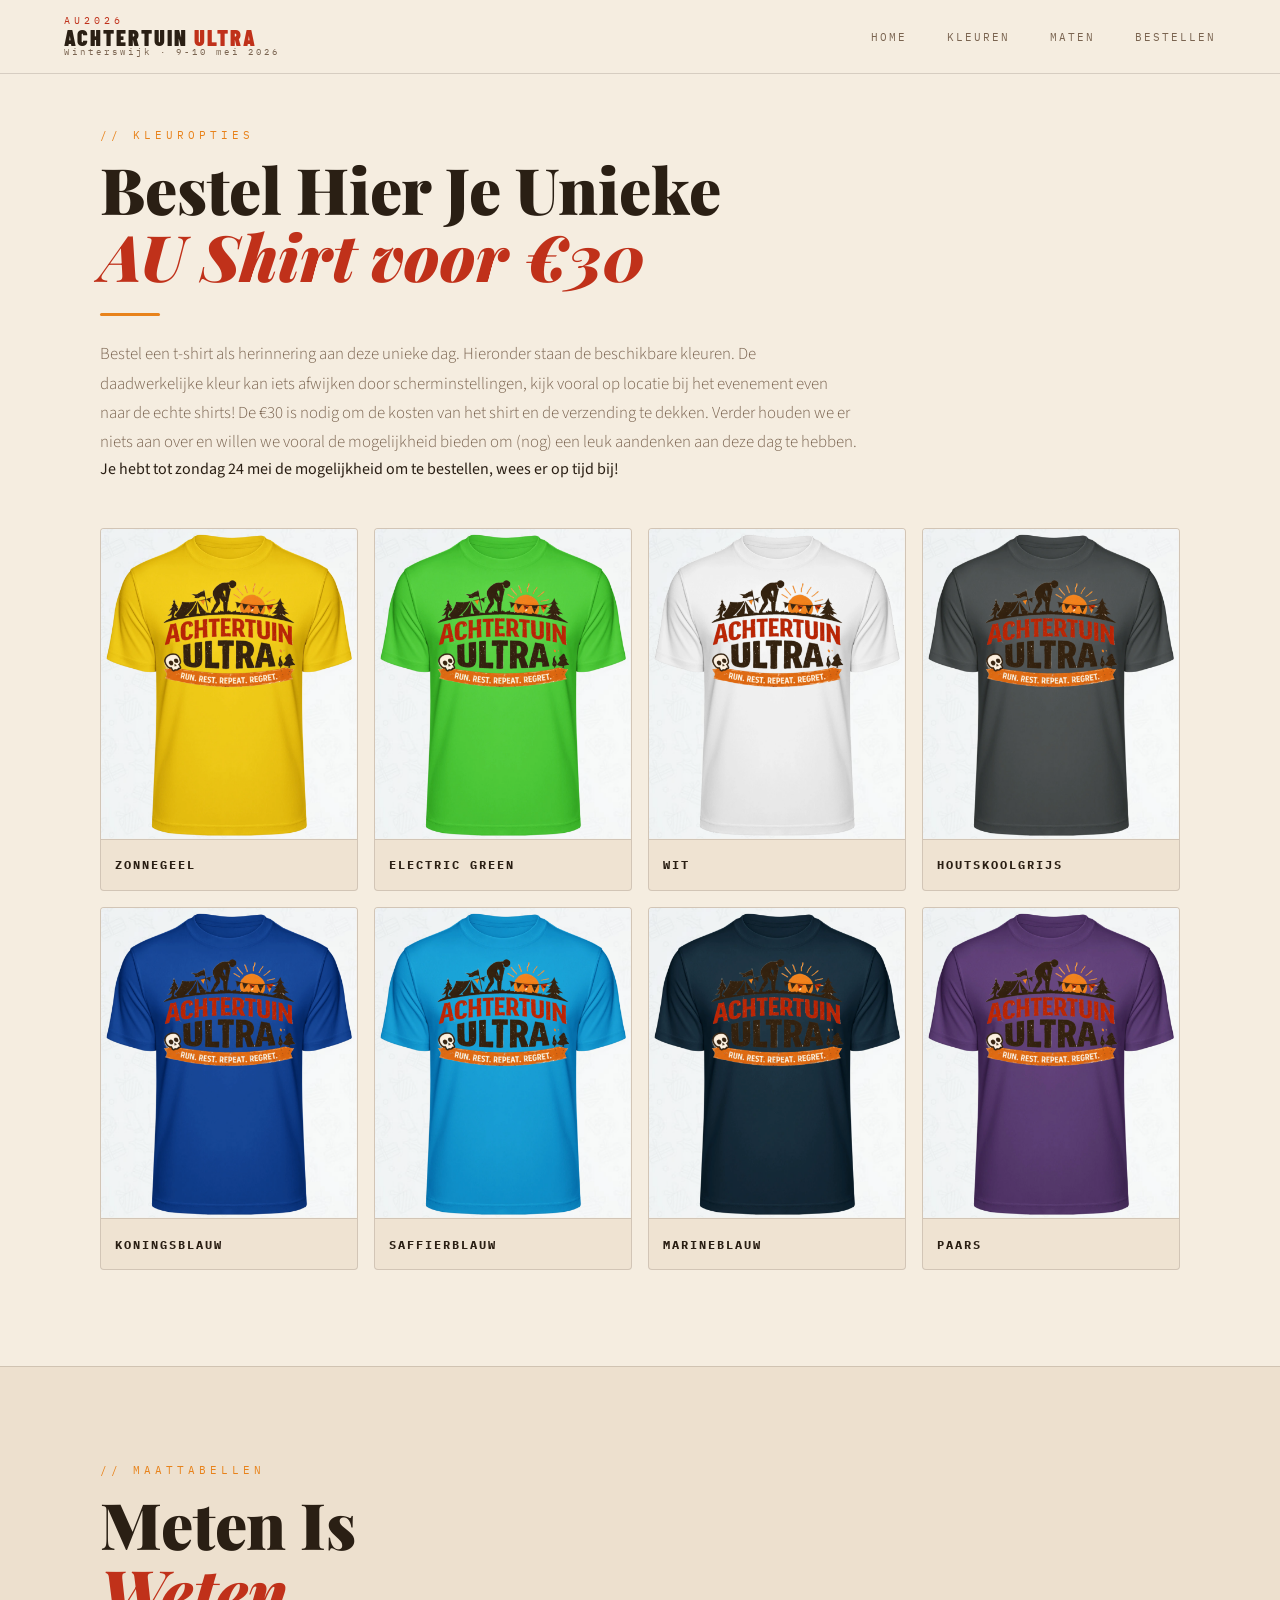
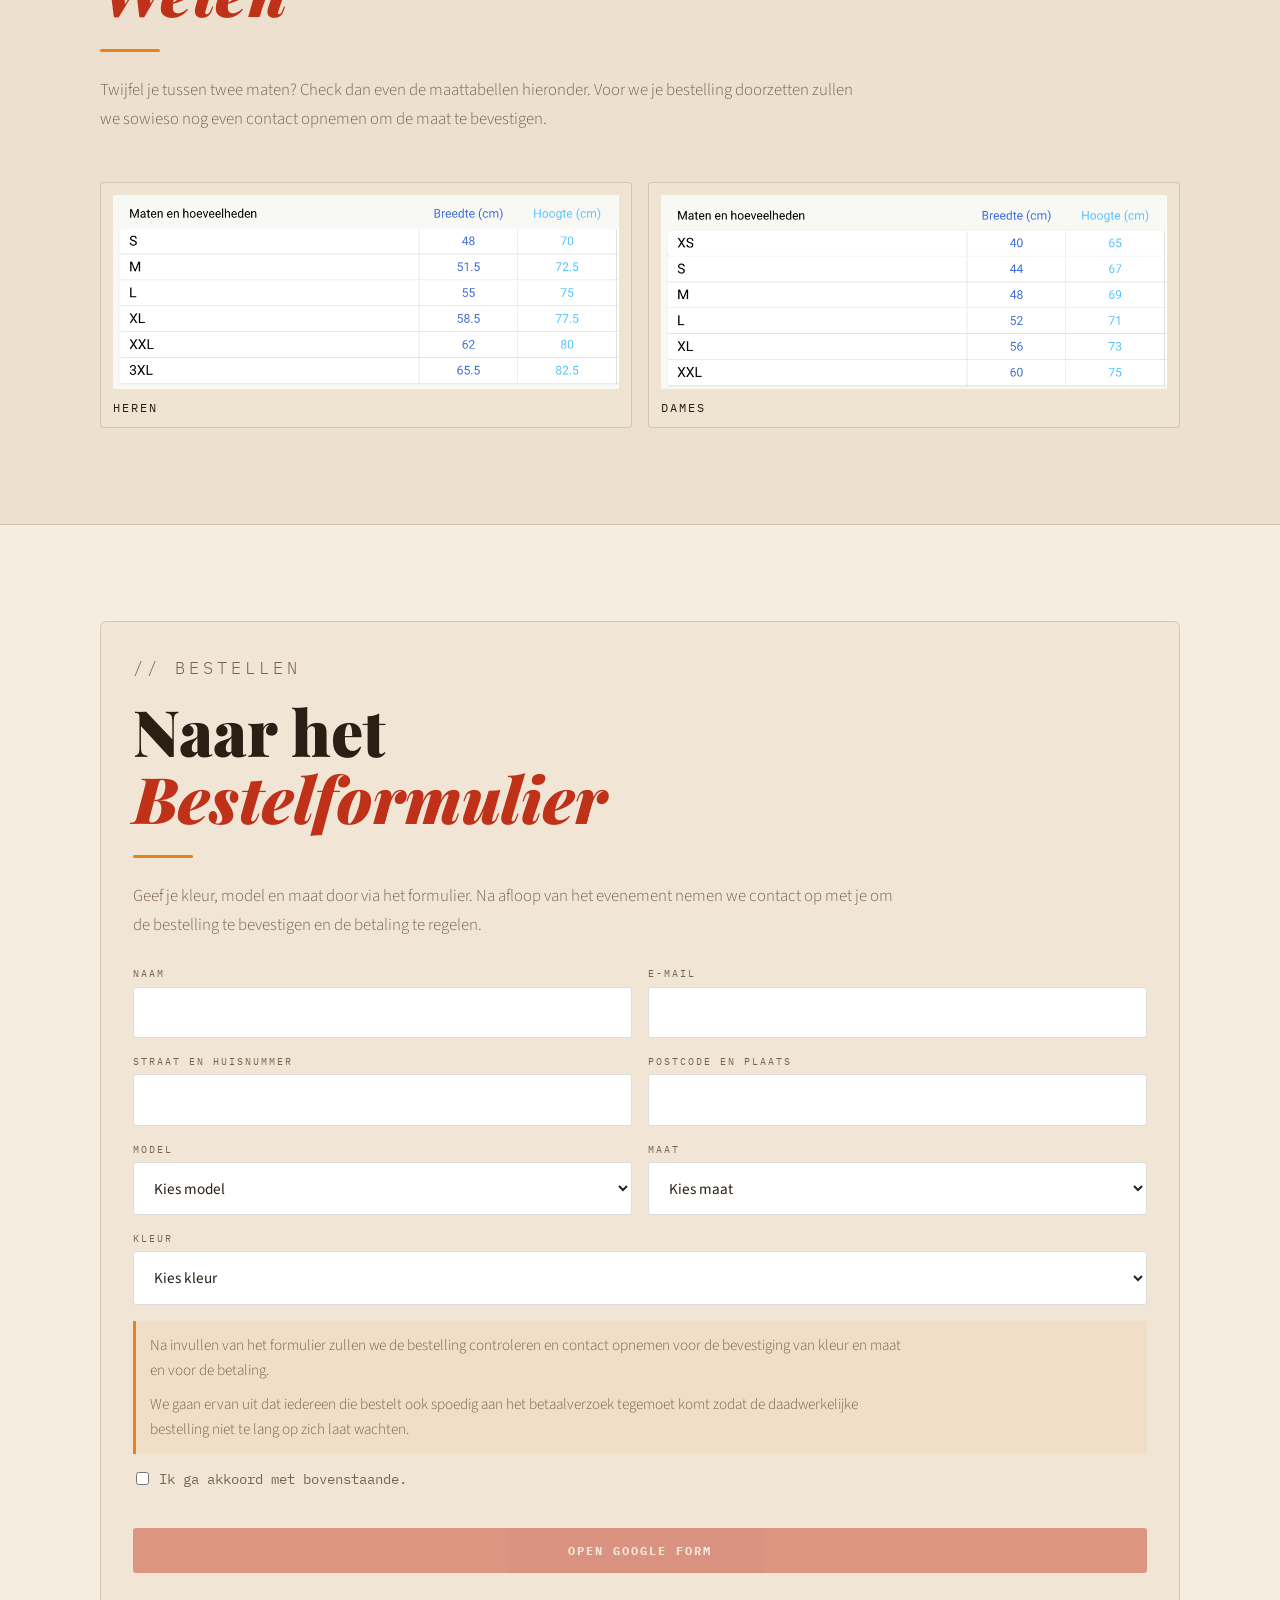
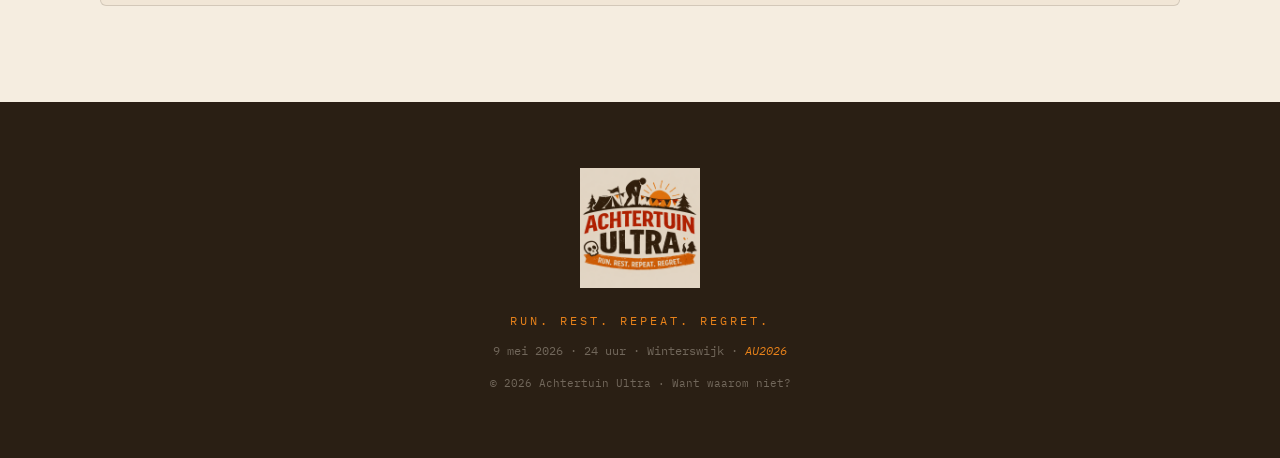
<file: shirt-order.html>
<!DOCTYPE html>
<html lang="nl">
<head>
  <meta charset="UTF-8">
  <meta name="viewport" content="width=device-width, initial-scale=1.0">
  <title>AU2026 Shirt Bestellen | Achtertuin Ultra</title>
  <meta name="description" content="Kies je Achtertuin Ultra 2026 shirtkleur en bekijk de maattabellen voor heren en dames.">
  <meta name="robots" content="noindex,nofollow">
  <link rel="stylesheet" href="styles.css">
  <link rel="apple-touch-icon" sizes="180x180" href="apple-touch-icon.png">
  <link rel="icon" type="image/png" sizes="32x32" href="favicon-32.png">
  <link rel="icon" type="image/png" sizes="16x16" href="favicon-16.png">
  <link rel="icon" type="image/png" href="favicon.png">
</head>
<body class="shirt-page">
  <nav>
    <a class="logo logo-link" href="index.html" aria-label="Terug naar Achtertuin Ultra homepage">
      <span class="logo-top">AU2026</span>
      <span class="logo-main">Achtertuin <span>Ultra</span></span>
      <span class="logo-sub">Winterswijk · 9-10 mei 2026</span>
    </a>
    <button class="hamburger" type="button" aria-label="Open menu" aria-expanded="false" aria-controls="nav-links">
      <span></span>
      <span></span>
      <span></span>
    </button>
    <ul class="nav-links" id="nav-links">
      <li><a href="index.html">Home</a></li>
      <li><a href="#kleuren">Kleuren</a></li>
      <li><a href="#maten">Maten</a></li>
      <li><a href="#bestellen">Bestellen</a></li>
    </ul>
  </nav>

  <main>
    <section id="kleuren" class="shirt-section shirt-section-first">
      <div class="container">
        <p class="section-tag">// Kleuropties</p>
        <h2>Bestel Hier Je Unieke<br><em>AU Shirt voor €30</em></h2>
        <div class="divider"></div>
        <p class="shirt-intro">
          Bestel een t-shirt als herinnering aan deze unieke dag. Hieronder staan de beschikbare kleuren. 
          De daadwerkelijke kleur kan iets afwijken door scherminstellingen, kijk vooral op locatie bij het evenement even naar de echte shirts!
          De €30 is nodig om de kosten van het shirt en de verzending te dekken. 
          Verder houden we er niets aan over en willen we vooral de mogelijkheid bieden om (nog) een leuk aandenken aan deze dag te hebben.
        </p>
        <p>Je hebt tot zondag 24 mei de mogelijkheid om te bestellen, wees er op tijd bij!</p>

        <div class="shirt-grid" aria-label="T-shirt kleuropties">
          <article class="shirt-card">
            <img src="shirt-images/zonnegeel.png" alt="T-shirt in de kleur zonnegeel">
            <h3>Zonnegeel</h3>
          </article>
          <article class="shirt-card">
            <img src="shirt-images/electric-green.png" alt="T-shirt in de kleur elektrisch groen">
            <h3>Electric green</h3>
          </article>
          <article class="shirt-card">
            <img src="shirt-images/wit.png" alt="T-shirt in de kleur wit">
            <h3>Wit</h3>
          </article>
          <article class="shirt-card">
            <img src="shirt-images/houtskoolgrijs.png" alt="T-shirt in de kleur houtskoolgrijs">
            <h3>Houtskoolgrijs</h3>
          </article>
          <article class="shirt-card">
            <img src="shirt-images/koningsblauw.png" alt="T-shirt in de kleur koningsblauw">
            <h3>Koningsblauw</h3>
          </article>
          <article class="shirt-card">
            <img src="shirt-images/saffierblauw.png" alt="T-shirt in de kleur saffierblauw">
            <h3>Saffierblauw</h3>
          </article>
          <article class="shirt-card">
            <img src="shirt-images/marineblauw.png" alt="T-shirt in de kleur marineblauw">
            <h3>Marineblauw</h3>
          </article>
          <article class="shirt-card">
            <img src="shirt-images/paars.png" alt="T-shirt in de kleur paars">
            <h3>Paars</h3>
          </article>
        </div>
      </div>
    </section>

    <section id="maten" class="shirt-section shirt-section-alt">
      <div class="container">
        <p class="section-tag">// Maattabellen</p>
        <h2>Meten Is<br><em>Weten</em></h2>
        <div class="divider"></div>
        <p class="shirt-intro">
          Twijfel je tussen twee maten? Check dan even de maattabellen hieronder.
          Voor we je bestelling doorzetten zullen we sowieso nog even contact opnemen om de maat te bevestigen.
        </p>

        <div class="sizing-grid">
          <figure class="sizing-card">
            <img src="shirt-images/sizing-men.png" alt="Maattabel voor heren shirts">
            <figcaption>Heren</figcaption>
          </figure>
          <figure class="sizing-card">
            <img src="shirt-images/sizing-women.png" alt="Maattabel voor dames shirts">
            <figcaption>Dames</figcaption>
          </figure>
        </div>
      </div>
    </section>

    <section id="bestellen" class="shirt-section">
      <div class="container shirt-order-panel">
        <p class="section-tag">// Bestellen</p>
        <h2>Naar het<br><em>Bestelformulier</em></h2>
        <div class="divider"></div>
        <p>
          Geef je kleur, model en maat door via het formulier. 
          Na afloop van het evenement nemen we contact op met je om de bestelling te bevestigen en de betaling te regelen. 
        </p>
        <form id="shirt-order-form" class="shirt-form">
          <div class="form-row">
            <div class="form-group">
              <label for="shirt-name">Naam</label>
              <input id="shirt-name" name="name" type="text" autocomplete="name" required>
            </div>
            <div class="form-group">
              <label for="shirt-email">E-mail</label>
              <input id="shirt-email" name="email" type="email" autocomplete="email" required>
            </div>
          </div>

          <div class="form-row">
            <div class="form-group">
              <label for="shirt-street">Straat en huisnummer</label>
              <input id="shirt-street" name="street" type="text" autocomplete="street-address" required>
            </div>
            <div class="form-group">
              <label for="shirt-postcode-city">Postcode en plaats</label>
              <input id="shirt-postcode-city" name="postcode_city" type="text" autocomplete="postal-code" required>
            </div>
          </div>

          <div class="form-row">
            <div class="form-group">
              <label for="shirt-model">Model</label>
              <select id="shirt-model" name="model" required>
                <option value="">Kies model</option>
                <option value="Heren">Heren</option>
                <option value="Dames">Dames</option>
              </select>
            </div>
            <div class="form-group">
              <label for="shirt-size">Maat</label>
              <select id="shirt-size" name="size" required>
                <option value="">Kies maat</option>
                <option value="XS (alleen dames)">XS (alleen dames)</option>
                <option value="S">S</option>
                <option value="M">M</option>
                <option value="L">L</option>
                <option value="XL">XL</option>
                <option value="XXL">XXL</option>
                <option value="3XL (alleen heren)">3XL (alleen heren)</option>
              </select>
            </div>
          </div>

          <div class="form-group">
            <label for="shirt-color">Kleur</label>
            <select id="shirt-color" name="color" required>
              <option value="">Kies kleur</option>
              <option value="Zonnegeel">Zonnegeel</option>
              <option value="Electric Green">Electric Green</option>
              <option value="Wit">Wit</option>
              <option value="Houtskoolgrijs">Houtskoolgrijs</option>
              <option value="Koningsblauw">Koningsblauw</option>
              <option value="Saffierblauw">Saffierblauw</option>
              <option value="Marineblauw">Marineblauw</option>
              <option value="Paars">Paars</option>
            </select>
          </div>

          <div class="shirt-form-note">
            <p>
              Na invullen van het formulier zullen we de bestelling controleren en contact opnemen voor de bevestiging van kleur en maat en voor de betaling.
            </p>
            <p>
              We gaan ervan uit dat iedereen die bestelt ook spoedig aan het betaalverzoek tegemoet komt zodat de daadwerkelijke bestelling niet te lang op zich laat wachten.
            </p>
          </div>

          <label class="checkbox-row legal-label">
            <input name="terms" type="checkbox" value="Ik ga akkoord met bovenstaande." required>
            <span>Ik ga akkoord met bovenstaande.</span>
          </label>

          <button id="open-shirt-google-form" class="btn btn-primary" type="submit" disabled>Open Google Form</button>
        </form>
      </div>
    </section>
  </main>

  <footer>
    <img class="footer-img" src="image.png" alt="Achtertuin Ultra">
    <div class="footer-tagline">Run. Rest. Repeat. Regret.</div>
    <p>9 mei 2026 · 24 uur · Winterswijk · <em>AU2026</em></p>
    <p class="footer-meta">© 2026 Achtertuin Ultra · Want waarom niet?</p>
  </footer>

  <script src="script.js"></script>
</body>
</html>
</file>
<file: styles.css>
@import url('https://fonts.googleapis.com/css2?family=Barlow+Condensed:ital,wght@0,700;0,900;1,700&family=IBM+Plex+Mono:wght@400;700&family=Playfair+Display:wght@700;900&family=Source+Sans+3:wght@300;400;600&display=swap');

:root {
  --bg:      #f5ede0;
  --bg2:     #ede0ce;
  --card:    #efe3d2;
  --dark:    #2a1f14;
  --red:     #c0311a;
  --orange:  #e8821a;
  --orange2: #d4701a;
  --cream:   #f5ede0;
  --text:    #2a1f14;
  --muted:   #7a6450;
  --border:  rgba(42,31,20,0.15);
}

* { margin: 0; padding: 0; box-sizing: border-box; }
html { scroll-behavior: smooth; }
body { background: var(--bg); color: var(--text); font-family: 'Source Sans 3', sans-serif; overflow-x: hidden; }
.sr-only {
  position: absolute;
  width: 1px;
  height: 1px;
  padding: 0;
  margin: -1px;
  overflow: hidden;
  clip: rect(0, 0, 0, 0);
  white-space: nowrap;
  border: 0;
}

/* subtle grain */
body::before {
  content: ''; position: fixed; inset: 0; z-index: 0; pointer-events: none; opacity: 0.06;
  background-image: url("data:image/svg+xml,%3Csvg viewBox='0 0 256 256' xmlns='http://www.w3.org/2000/svg'%3E%3Cfilter id='n'%3E%3CfeTurbulence type='fractalNoise' baseFrequency='0.9' numOctaves='4' stitchTiles='stitch'/%3E%3C/filter%3E%3Crect width='100%25' height='100%25' filter='url(%23n)'/%3E%3C/svg%3E");
  background-size: 180px;
}

/* NAV */
nav {
  position: fixed; top: 0; width: 100%; z-index: 100;
  display: flex; justify-content: space-between; align-items: center;
  padding: 1rem 4rem;
  background: rgba(245,237,224,0.93); backdrop-filter: blur(10px);
  border-bottom: 1px solid var(--border);
}
.logo { display: flex; flex-direction: column; line-height: 1; }
.logo-link { text-decoration: none; }
.logo-top { font-family: 'IBM Plex Mono', monospace; font-size: 0.6rem; letter-spacing: 4px; text-transform: uppercase; color: var(--red); }
.logo-main { font-family: 'Barlow Condensed', sans-serif; font-size: 1.4rem; font-weight: 900; color: var(--dark); letter-spacing: 2px; text-transform: uppercase; }
.logo-main span { color: var(--red); }
.logo-sub { font-family: 'IBM Plex Mono', monospace; font-size: 0.55rem; letter-spacing: 3px; color: var(--muted); }
.nav-links { display: flex; gap: 2.5rem; list-style: none; }
.nav-links a { color: var(--muted); text-decoration: none; font-family: 'IBM Plex Mono', monospace; font-size: 0.68rem; letter-spacing: 2px; text-transform: uppercase; transition: color 0.2s; }
.nav-links a:hover { color: var(--dark); }
.hamburger {
  display: none; flex-direction: column; gap: 6px;
  width: 36px; height: 30px; padding: 0;
  border: none; background: transparent; cursor: pointer;
}
.hamburger span {
  height: 2px; width: 100%;
  background: var(--dark);
  transition: transform 0.25s ease, opacity 0.2s ease;
}

/* HERO */
#hero {
  min-height: 100vh; display: flex; flex-direction: column;
  justify-content: center; align-items: center;
  text-align: center; padding: 7rem 2rem 4rem;
  position: relative; overflow: hidden;
  background: var(--bg);
}
/* concentric rings, now in orange/brown tones */
.ring { position: absolute; border-radius: 50%; top: 50%; left: 50%; transform: translate(-50%,-50%); animation: slowspin linear infinite; }
.r1 { width: 520px; height: 520px; border: 1px solid rgba(232,130,26,0.12); animation-duration: 60s; }
.r2 { width: 820px; height: 820px; border: 1px solid rgba(192,49,26,0.08); animation-duration: 90s; animation-direction: reverse; }
.r3 { width: 1120px; height: 1120px; border: 1px solid rgba(42,31,20,0.05); animation-duration: 130s; }
@keyframes slowspin { to { transform: translate(-50%,-50%) rotate(360deg); } }

.hero-eyebrow { font-family: 'IBM Plex Mono', monospace; font-size: 0.72rem; letter-spacing: 4px; color: var(--orange); text-transform: uppercase; margin-bottom: 2rem; position: relative; }

/* LOGO IMAGE in hero */
.hero-logo-img { width: clamp(220px, 38vw, 420px); margin-bottom: 1.5rem; position: relative; filter: drop-shadow(0 8px 32px rgba(42,31,20,0.12)); }

.hero-tagline {
  font-family: 'IBM Plex Mono', monospace;
  font-size: clamp(0.75rem, 1.5vw, 0.95rem);
  letter-spacing: 3px; text-transform: uppercase;
  color: var(--muted); margin-bottom: 1rem; position: relative;
}
.hero-sub {
  font-size: clamp(0.95rem, 2vw, 1.1rem); color: var(--muted);
  max-width: 500px; line-height: 1.75; margin-bottom: 2.5rem;
  position: relative; font-weight: 300;
}
.hero-sub strong { color: var(--dark); font-weight: 600; }

.hero-closing {
  font-family: 'IBM Plex Mono', monospace;
  font-size: 0.8rem;
  letter-spacing: 2px;
  color: var(--red);
  text-transform: uppercase;
  margin-bottom: 2rem;
  position: relative;
}

/* HERO availability meter */
.hero-availability {
  width: min(460px, 92vw);
  margin: 1.2rem 0 0.6rem;
  padding: 0.2rem 0 0.4rem;
  position: relative;
}
.availability-label {
  font-family: 'IBM Plex Mono', monospace;
  font-size: 0.62rem;
  letter-spacing: 2px;
  text-transform: uppercase;
  color: var(--muted);
  margin-bottom: 0.55rem;
}
.availability-heat {
  height: 12px;
  border-radius: 99px;
  background: linear-gradient(90deg, rgba(42,31,20,0.1), rgba(42,31,20,0.02));
  overflow: hidden;
}
.availability-heat-fill {
  display: block;
  width: 60%;
  height: 100%;
  background: linear-gradient(90deg, #d4471f, #ef9f1c);
  filter: saturate(1.1);
}
/* COUNTDOWN */
.countdown-label {
  font-family: 'IBM Plex Mono', monospace;
  font-size: 0.7rem;
  letter-spacing: 3px;
  color: var(--orange);
  text-transform: uppercase;
  text-align: center;
  margin-bottom: 0.5rem;
}
.countdown { display: flex; gap: 1rem; margin-bottom: 2.8rem; position: relative; }
.cd-unit { display: flex; flex-direction: column; align-items: center; border: 1px solid var(--border); border-radius: 3px; padding: 0.9rem 1.2rem; min-width: 66px; background: rgba(255,255,255,0.5); }
.cd-num { font-family: 'Barlow Condensed', sans-serif; font-size: 1.9rem; color: var(--dark); line-height: 1; font-weight: 700; }
.cd-label { font-family: 'IBM Plex Mono', monospace; font-size: 0.55rem; color: var(--muted); letter-spacing: 2px; margin-top: 0.3rem; text-transform: uppercase; }

.btn { display: inline-block; padding: 0.9rem 2.2rem; font-family: 'IBM Plex Mono', monospace; font-size: 0.78rem; letter-spacing: 2px; text-transform: uppercase; text-decoration: none; border-radius: 3px; border: none; cursor: pointer; transition: all 0.2s; }
.btn-primary { background: var(--red); color: var(--cream); font-weight: 700; }
.btn-primary:hover { background: #a8280f; transform: translateY(-2px); box-shadow: 0 6px 24px rgba(192,49,26,0.25); }
.btn-outline { background: transparent; color: var(--dark); border: 2px solid var(--border); }
.btn-outline:hover { border-color: var(--dark); }
.hero-ctas { display: flex; gap: 1rem; flex-wrap: wrap; justify-content: center; position: relative; }
.btn-full { width: 100%; }
.btn-with-top-space { margin-top: 0.5rem; }

/* SECTIONS */
section { padding: 6rem 2rem; position: relative; }
.container { max-width: 1080px; margin: 0 auto; }
.section-tag { font-family: 'IBM Plex Mono', monospace; font-size: 0.68rem; letter-spacing: 4px; color: var(--orange); text-transform: uppercase; margin-bottom: 0.8rem; }
h2 { font-family: 'Playfair Display', serif; font-size: clamp(2.4rem, 5.5vw, 4rem); line-height: 1.05; margin-bottom: 1.5rem; color: var(--dark); font-weight: 900; }
h2 em { color: var(--red); font-style: italic; }
.divider { width: 60px; height: 3px; background: var(--orange); margin: 1.5rem 0; border-radius: 2px; }

/* PUBLIC LETTER */
.public-letter {
  background: var(--bg2);
  border-top: 1px solid var(--border);
  border-bottom: 1px solid var(--border);
}
.public-letter-shell {
  display: grid;
  grid-template-columns: minmax(160px, 260px) 1fr;
  gap: 4.5rem;
  align-items: start;
}
.public-letter-aside {
  position: sticky;
  top: 7rem;
}
.public-letter-aside span {
  display: block;
  margin-top: 1.1rem;
  padding-top: 1rem;
  border-top: 1px solid var(--border);
  font-family: 'IBM Plex Mono', monospace;
  font-size: 0.72rem;
  letter-spacing: 3px;
  color: var(--muted);
  text-transform: uppercase;
}
.public-letter-body {
  max-width: 780px;
}
.public-letter-body h2 {
  font-size: clamp(2.8rem, 6vw, 5.6rem);
}
.letter-greeting {
  font-family: 'IBM Plex Mono', monospace;
  font-size: 0.75rem;
  letter-spacing: 2px;
  text-transform: uppercase;
  color: var(--muted);
  margin-bottom: 1.2rem;
}
.letter-lead-public {
  font-size: clamp(1.2rem, 2.4vw, 1.55rem);
  line-height: 1.55;
  color: var(--dark);
  font-weight: 300;
  margin-bottom: 1.8rem;
}
.public-letter-body p:not(.letter-greeting):not(.letter-lead-public):not(.big-line):not(.letter-thanks) {
  color: var(--muted);
  line-height: 1.9;
  font-size: 1.08rem;
  font-weight: 300;
  margin-top: 1rem;
}
.public-letter-body strong {
  color: var(--dark);
}
.big-line {
  font-family: 'Playfair Display', serif;
  font-size: clamp(2.2rem, 5vw, 4.4rem);
  line-height: 1;
  color: var(--red);
  font-weight: 900;
  margin: 2rem 0 1.6rem;
}
.letter-thanks {
  margin-top: 1.5rem;
  font-family: 'IBM Plex Mono', monospace;
  font-size: 0.85rem;
  letter-spacing: 2px;
  text-transform: uppercase;
  color: var(--red);
}

/* FUTURE */
.future-note {
  background: var(--bg);
}
.future-layout,
.story-layout,
.spread-layout {
  display: grid;
  grid-template-columns: minmax(260px, 0.85fr) 1.15fr;
  gap: 4rem;
  align-items: start;
}
.future-copy p,
.story-copy p,
.spread-copy p {
  color: var(--muted);
  font-size: 1.05rem;
  line-height: 1.8;
  font-weight: 300;
}
.future-copy p + p,
.story-copy p + p,
.spread-copy p + p {
  margin-top: 1rem;
}
.interest-list {
  margin: 1.4rem 0;
  padding: 1rem 1.1rem;
  border-left: 3px solid var(--orange);
  background: rgba(232,130,26,0.08);
}
.interest-list p {
  color: var(--dark);
  font-weight: 600;
}
.interest-list ul {
  margin: 0.7rem 0 0 1.2rem;
}
.interest-list li {
  color: var(--muted);
  line-height: 1.7;
}
.question-list {
  margin: 1.4rem 0;
  padding: 1rem 1.1rem;
  border-left: 3px solid var(--red);
  background: rgba(192,49,26,0.08);
}
.question-list p {
  color: var(--dark);
  font-weight: 600;
}
.question-list ul {
  margin: 0.7rem 0 0 1.2rem;
}
.question-list li {
  color: var(--muted);
  line-height: 1.7;
}
.inline-actions {
  margin-top: 1.4rem;
}

/* STORY */
.story-call {
  background: var(--bg2);
  border-top: 1px solid var(--border);
  border-bottom: 1px solid var(--border);
}
.story-prompts {
  display: flex;
  flex-wrap: wrap;
  gap: 0.55rem;
  margin: 1.4rem 0;
}
.story-prompts span {
  border: 1px solid rgba(192,49,26,0.28);
  background: rgba(192,49,26,0.08);
  color: #7d2013;
  border-radius: 999px;
  padding: 0.28rem 0.65rem;
  font-size: 0.9rem;
}
.all-welcome {
  font-family: 'IBM Plex Mono', monospace;
  letter-spacing: 2px;
  text-transform: uppercase;
  color: var(--red) !important;
  font-weight: 700 !important;
}

/* SHIRT HOME LINK */
.shirt-home-call {
  background: var(--bg);
  border-bottom: 1px solid var(--border);
}
.shirt-home-layout {
  display: grid;
  grid-template-columns: minmax(260px, 0.85fr) 1.15fr;
  gap: 4rem;
  align-items: start;
}
.shirt-home-copy p {
  color: var(--muted);
  font-size: 1.05rem;
  line-height: 1.8;
  font-weight: 300;
}

/* SPREAD */
.spread-note {
  background: var(--bg2);
}
.final-thanks {
  background: rgba(232,130,26,0.07);
  border-left: 3px solid var(--orange);
  margin-top: 1.7rem;
  padding: 1rem 1.1rem;
}
.final-thanks p {
  color: var(--muted);
  margin: 0;
}
.final-thanks p + p {
  margin-top: 0.7rem;
}
.final-thanks strong {
  display: block;
  margin-top: 1rem;
  color: var(--dark);
  font-family: 'IBM Plex Mono', monospace;
  letter-spacing: 2px;
  text-transform: uppercase;
}

/* FAQ */
#faq { background: var(--bg2); border-top: 1px solid var(--border); border-bottom: 1px solid var(--border); }
.faq-list { margin-top: 3rem; }
.faq-item { border-bottom: 1px solid var(--border); padding: 1.8rem 0; cursor: pointer; }
.faq-q { display: flex; justify-content: space-between; align-items: center; font-family: 'Source Sans 3', sans-serif; font-size: 1rem; color: var(--dark); font-weight: 600; gap: 1rem; }
.faq-q span { color: var(--orange); font-size: 1.3rem; transition: transform 0.3s; font-family: monospace; flex-shrink: 0; }
.faq-a { color: var(--muted); line-height: 1.75; font-size: 0.95rem; margin-top: 1rem; display: none; font-weight: 300; }
.faq-a em { color: var(--red); font-style: italic; }
.faq-item.open .faq-a { display: block; }
.faq-item.open .faq-q span { transform: rotate(45deg); }

/* REGISTER */
#register { background: var(--bg); }
.registration-closing {
  background: var(--red);
  color: var(--cream);
  padding: 1rem;
  text-align: center;
  border-radius: 4px;
  margin-bottom: 2rem;
  font-family: 'IBM Plex Mono', monospace;
  font-size: 0.9rem;
  letter-spacing: 1px;
}
.register-wrap { display: grid; grid-template-columns: 1fr 1fr; gap: 5rem; align-items: start; margin-top: 3rem; }
.register-info p { color: var(--muted); line-height: 1.8; margin-bottom: 1.5rem; font-weight: 300; }
.register-info p em { color: var(--red); font-style: normal; font-weight: 600; }
.perks { list-style: none; display: flex; flex-direction: column; gap: 0.75rem; }
.perks li { color: var(--muted); font-size: 0.9rem; font-weight: 300; }
.perks li::before { content: '— '; color: var(--orange); }

form { display: flex; flex-direction: column; gap: 1rem; }
.register-wrap form { text-align: left; }
.form-group { display: flex; flex-direction: column; gap: 0.4rem; }
label { font-family: 'IBM Plex Mono', monospace; font-size: 0.65rem; letter-spacing: 2px; color: var(--muted); text-transform: uppercase; }
.legal-label { text-transform: none; letter-spacing: 0; }
input, select, textarea { background: white; border: 1px solid var(--border); border-radius: 3px; padding: 0.85rem 1rem; color: var(--dark); font-family: 'Source Sans 3', sans-serif; font-size: 0.95rem; transition: border-color 0.2s; width: 100%; }
input:focus, select:focus, textarea:focus { outline: none; border-color: var(--orange); }
input::placeholder, textarea::placeholder { color: #b8a898; }
textarea { resize: vertical; min-height: 100px; }
.question-textarea { min-height: 140px; }
.form-row { display: grid; grid-template-columns: 1fr 1fr; gap: 1rem; }

/* checkbox row */
.checkbox-row { display: flex; align-items: center; justify-content: flex-start; gap: 0.6rem; padding-left: 0.2rem; width: 100%; }
.checkbox-row input { margin: 0; width: auto; flex: 0 0 auto; }
.checkbox-row span { font-size: 0.85rem; color: var(--muted); text-align: left; flex: 1 1 auto; }

/* CONTACT */
#contact { background: var(--bg2); border-top: 1px solid var(--border); }
.contact-grid { display: grid; grid-template-columns: 1fr 1fr; gap: 5rem; margin-top: 3rem; }
.contact-grid-simple {
  grid-template-columns: minmax(0, 700px);
}
.contact-info p { color: var(--muted); line-height: 1.8; margin-bottom: 2rem; font-weight: 300; }
.contact-detail { display: flex; align-items: center; gap: 1rem; margin-bottom: 1rem; }
.contact-detail .icon { font-size: 1rem; }
.contact-detail span { color: var(--muted); font-size: 0.9rem; }
.contact-detail a { color: var(--red); text-decoration: none; }
.contact-detail a:hover { text-decoration: underline; }
.contact-actions {
  margin-top: 1.4rem;
}

/* FOOTER */
footer { text-align: center; padding: 4rem 2rem; border-top: 2px solid var(--border); background: var(--dark); }
.footer-img { width: 120px; margin-bottom: 1.2rem; opacity: 0.92; filter: saturate(1.1) brightness(0.95); }
.footer-tagline { font-family: 'IBM Plex Mono', monospace; font-size: 0.75rem; letter-spacing: 3px; color: var(--orange); text-transform: uppercase; margin-bottom: 0.8rem; }
footer p { color: rgba(245,237,224,0.35); font-size: 0.72rem; font-family: 'IBM Plex Mono', monospace; line-height: 1.8; }
.footer-meta { margin-top: 0.8rem; font-size: 0.68rem; }
footer em { color: var(--orange); font-style: italic; }

@media (max-width: 768px) {
  nav { padding: 1rem 1.5rem; }
  .hamburger { display: flex; }
  .nav-links {
    position: absolute; top: 100%; left: 0; right: 0;
    flex-direction: column; gap: 1.25rem;
    padding: 1.2rem 1.5rem 1.5rem;
    background: rgba(245,237,224,0.98);
    border-bottom: 1px solid var(--border);
    opacity: 0; max-height: 0; overflow: hidden;
    pointer-events: none; transition: opacity 0.25s ease, max-height 0.3s ease;
  }
  body.nav-open .nav-links {
    opacity: 1; max-height: 60vh; pointer-events: auto;
  }
  body.nav-open .hamburger span:nth-child(1) { transform: translateY(8px) rotate(45deg); }
  body.nav-open .hamburger span:nth-child(2) { opacity: 0; }
  body.nav-open .hamburger span:nth-child(3) { transform: translateY(-8px) rotate(-45deg); }
  .public-letter-shell, .future-layout, .story-layout, .shirt-home-layout, .spread-layout, .register-wrap, .contact-grid { grid-template-columns: 1fr; gap: 2.5rem; }
  .public-letter-aside { position: static; }
  .form-row { grid-template-columns: 1fr; }
  .countdown { gap: 0.7rem; }
  .cd-unit { padding: 0.8rem 0.9rem; min-width: 60px; }
  .hero-availability { margin: 1rem 0 0.35rem; }
}

@media (max-width: 520px) {
  .story-prompts {
    display: grid;
  }

  .story-prompts span {
    border-radius: 3px;
  }
}

/* SHIRT PAGE */
.shirt-page main {
  position: relative;
  z-index: 1;
}

.shirt-section {
  background: var(--bg);
}

.shirt-section-first {
  padding-top: 8rem;
}

.shirt-section-alt {
  background: var(--bg2);
  border-top: 1px solid var(--border);
  border-bottom: 1px solid var(--border);
}

.shirt-intro,
.shirt-order-panel p {
  max-width: 760px;
  color: var(--muted);
  line-height: 1.75;
  font-size: 1.05rem;
  font-weight: 300;
}

.shirt-grid {
  display: grid;
  grid-template-columns: repeat(4, minmax(0, 1fr));
  gap: 1rem;
  margin-top: 3rem;
}

.shirt-card {
  background: var(--card);
  border: 1px solid var(--border);
  border-radius: 4px;
  overflow: hidden;
  transition: border-color 0.2s, box-shadow 0.2s, transform 0.2s;
}

.shirt-card:hover {
  border-color: var(--orange);
  box-shadow: 0 6px 24px rgba(42,31,20,0.08);
  transform: translateY(-3px);
}

.shirt-card img {
  display: block;
  width: 100%;
  aspect-ratio: 908 / 1100;
  object-fit: cover;
  background: rgba(255,255,255,0.45);
}

.shirt-card h3 {
  font-family: 'IBM Plex Mono', monospace;
  font-size: 0.72rem;
  letter-spacing: 2px;
  line-height: 1.35;
  min-height: 3.2rem;
  display: flex;
  align-items: center;
  color: var(--dark);
  text-transform: uppercase;
  padding: 0.85rem 0.9rem;
  border-top: 1px solid var(--border);
}

.sizing-grid {
  display: grid;
  grid-template-columns: repeat(2, minmax(0, 1fr));
  gap: 1rem;
  margin-top: 3rem;
}

.sizing-card {
  background: var(--card);
  border: 1px solid var(--border);
  border-radius: 4px;
  padding: 0.75rem;
}

.sizing-card img {
  display: block;
  width: 100%;
  height: auto;
  border-radius: 2px;
  background: #ffffff;
}

.sizing-card figcaption {
  margin-top: 0.7rem;
  font-family: 'IBM Plex Mono', monospace;
  font-size: 0.72rem;
  letter-spacing: 2px;
  color: var(--dark);
  text-transform: uppercase;
}

.shirt-order-panel {
  background: rgba(237, 224, 206, 0.55);
  border: 1px solid var(--border);
  border-radius: 6px;
  padding: 2rem;
}

.shirt-order-panel .btn {
  margin-top: 1.5rem;
}

.shirt-form {
  margin-top: 1.6rem;
}

.shirt-form .btn:disabled {
  cursor: not-allowed;
  opacity: 0.45;
  transform: none;
  box-shadow: none;
}

.shirt-form-note {
  border-left: 3px solid var(--orange);
  background: rgba(232,130,26,0.08);
  padding: 0.75rem 0.9rem;
}

.shirt-form-note p {
  color: var(--muted);
  font-size: 0.95rem;
  line-height: 1.65;
  font-weight: 300;
}

.shirt-form-note p + p {
  margin-top: 0.55rem;
}

@media (max-width: 900px) {
  .shirt-grid {
    grid-template-columns: repeat(2, minmax(0, 1fr));
  }
}

@media (max-width: 768px) {
  .sizing-grid {
    grid-template-columns: 1fr;
  }
}

@media (max-width: 480px) {
  .shirt-grid {
    grid-template-columns: 1fr;
  }

  .shirt-order-panel {
    padding: 1.4rem;
  }
}

/* LETTER PAGE */
.letter-page {
  background: #ffffff;
  color: var(--text);
}

.letter-page main {
  position: relative;
  z-index: 1;
}

.letter-page::before {
  display: none;
}

.letter-shell {
  max-width: 920px;
}

.letter-hero {
  padding: 5.5rem 2rem 2.5rem;
  border-bottom: 1px solid var(--border);
  background: transparent;
}

.letter-hero h1 {
  font-family: 'Playfair Display', serif;
  font-size: clamp(2.2rem, 5vw, 3.6rem);
  line-height: 1.08;
  color: var(--dark);
  margin-bottom: 1rem;
}

.letter-hero h1 em {
  color: var(--red);
  font-style: italic;
}

.letter-lead {
  color: var(--muted);
  line-height: 1.75;
  font-size: 1.05rem;
  max-width: 78ch;
}

.letter-lead-note {
  margin-top: 1rem;
  padding-top: 0.8rem;
  border-top: 1px solid var(--border);
}

.inline-tag {
  display: inline-block;
  border: 1px solid rgba(192, 49, 26, 0.35);
  background: rgba(192, 49, 26, 0.12);
  color: #7d2013;
  border-radius: 999px;
  padding: 0.1rem 0.55rem;
  margin-right: 0.3rem;
  font-size: 0.78rem;
  font-weight: 700;
  letter-spacing: 0.3px;
}

.letter-content {
  padding: 2.5rem 2rem 5rem;
}

.letter-section {
  background: rgba(237, 224, 206, 0.55);
  border: 1px solid var(--border);
  border-radius: 6px;
  padding: 1.5rem 1.4rem;
}

.letter-section + .letter-section {
  margin-top: 1rem;
}

.letter-section h2 {
  font-size: clamp(1.5rem, 3vw, 2rem);
  margin-bottom: 0.9rem;
}

.letter-section h3 {
  font-family: 'Barlow Condensed', sans-serif;
  font-size: 1.3rem;
  letter-spacing: 1px;
  text-transform: uppercase;
  color: var(--dark);
  margin: 1.1rem 0 0.5rem;
}

.letter-section p,
.letter-section li {
  color: var(--muted);
  line-height: 1.75;
  font-size: 1rem;
}

.letter-section strong {
  color: var(--dark);
}

.letter-section p + p {
  margin-top: 0.8rem;
}

.letter-section ul {
  margin: 0.8rem 0 0.8rem 1.2rem;
}

.letter-section a {
  color: var(--red);
}

.hl-red {
  color: #7d2013;
  background: rgba(192, 49, 26, 0.12);
  border-radius: 3px;
  padding: 0.03rem 0.22rem;
}

.hl-orange {
  color: #8a4e11;
  background: rgba(232, 130, 26, 0.16);
  border-radius: 3px;
  padding: 0.03rem 0.22rem;
}

.callout {
  border-left: 3px solid var(--orange);
  background: rgba(232, 130, 26, 0.08);
  padding: 0.55rem 0.75rem;
  margin: 0.7rem 0 0.95rem;
  font-size: 0.95rem;
}

.callout-alert {
  border-left-color: var(--red);
  background: rgba(192, 49, 26, 0.1);
}

.letter-facts {
  display: grid;
  gap: 0.65rem;
}

.letter-facts div {
  display: grid;
  grid-template-columns: minmax(140px, 200px) 1fr;
  gap: 1rem;
  padding: 0.55rem 0.2rem;
  border-bottom: 1px dashed var(--border);
}

.letter-facts dt {
  font-family: 'IBM Plex Mono', monospace;
  text-transform: uppercase;
  letter-spacing: 1px;
  font-size: 0.72rem;
  color: var(--dark);
}

.letter-facts dd {
  margin: 0;
  color: var(--muted);
}

.letter-location {
  margin-top: 1rem;
  border: 1px solid var(--border);
  background: var(--card);
  border-radius: 4px;
  padding: 0.65rem;
}

.letter-location img {
  width: 100%;
  height: auto;
  display: block;
  border-radius: 2px;
}

.letter-location figcaption {
  margin-top: 0.5rem;
  font-size: 0.82rem;
  color: var(--muted);
  font-style: italic;
}

.letter-quote {
  border-left: 3px solid var(--orange);
  margin: 0.9rem 0;
  padding: 0.45rem 0 0.45rem 1rem;
  background: rgba(232,130,26,0.08);
}

.letter-quote p {
  font-family: 'IBM Plex Mono', monospace;
  font-size: 0.9rem;
  color: var(--dark);
}

.letter-packlist {
  display: grid;
  gap: 1rem;
  grid-template-columns: repeat(2, minmax(0, 1fr));
}

.letter-packlist section {
  border: 1px solid var(--border);
  border-radius: 4px;
  background: var(--card);
  padding: 0.9rem 0.9rem 0.6rem;
}

.letter-packlist section h3 {
  margin-top: 0;
}

.route-bands {
  margin: 0.9rem 0;
  display: grid;
  gap: 0.6rem;
}

.route-band {
  margin: 0;
  padding: 0.75rem 0.85rem;
  border-radius: 4px;
  border: 1px solid var(--border);
}

.route-band strong {
  font-weight: 700;
}

.route-band-red {
  border-color: rgba(192, 49, 26, 0.4);
  background: rgba(192, 49, 26, 0.1);
  color: #7d2013;
}

.route-band-blue {
  border-color: rgba(31, 78, 179, 0.4);
  background: rgba(31, 78, 179, 0.1);
  color: #1e3c85;
}

@media (max-width: 768px) {
  .letter-hero {
    padding-top: 4.6rem;
  }

  .inline-tag {
    margin-bottom: 0.3rem;
  }

  .letter-facts div {
    grid-template-columns: 1fr;
    gap: 0.3rem;
  }

  .letter-packlist {
    grid-template-columns: 1fr;
  }
}

.print-only {
  display: none;
}

@page {
  size: A4;
  margin: 14mm 12mm 14mm;
  background: #ffffff;
}

@media print {
  html,
  body {
    background: #ffffff !important;
  }

  body::after {
    content: '';
    position: fixed;
    inset: 0;
    background: #ffffff;
    z-index: -2;
  }

  body {
    background: #ffffff !important;
    color: var(--text);
    -webkit-print-color-adjust: exact;
    print-color-adjust: exact;
  }

  body::before {
    display: none;
  }

  .print-only {
    display: block;
  }

  .screen-only {
    display: none !important;
  }

  .letter-shell {
    max-width: none !important;
    width: 100% !important;
  }

  .letter-hero {
    padding: 0 0 4mm;
    margin-bottom: 4mm;
    border-bottom: 1px solid var(--border);
  }

  .letter-content {
    padding: 0;
  }

  .letter-print-meta {
    margin-top: 2.5mm;
    padding-top: 2mm;
    border-top: 1px solid var(--border);
  }

  .letter-section {
    background: rgba(237, 224, 206, 0.6);
    padding: 4mm;
    break-inside: avoid;
    page-break-inside: avoid;
  }

  .letter-section + .letter-section {
    margin-top: 3mm;
  }

  .letter-section h2 {
    break-after: avoid;
    page-break-after: avoid;
  }

  .letter-section h3 {
    break-after: avoid;
    page-break-after: avoid;
  }

  .letter-facts div {
    grid-template-columns: 45mm 1fr;
    gap: 3mm;
    padding: 1.5mm 0.6mm;
    break-inside: avoid;
    page-break-inside: avoid;
  }

  .letter-location {
    margin-top: 2.5mm;
    padding: 1.5mm;
    break-inside: avoid;
    page-break-inside: avoid;
  }

  .letter-packlist {
    display: grid;
    grid-template-columns: repeat(2, minmax(0, 1fr));
    gap: 2mm;
  }

  .letter-packlist section {
    break-inside: avoid;
    page-break-inside: avoid;
  }

  .route-bands {
    gap: 1.2mm;
  }

  .route-band {
    padding: 1.6mm 2mm;
  }

  footer {
    margin-top: 5mm;
    break-inside: avoid;
    page-break-inside: avoid;
  }
}
</file>
